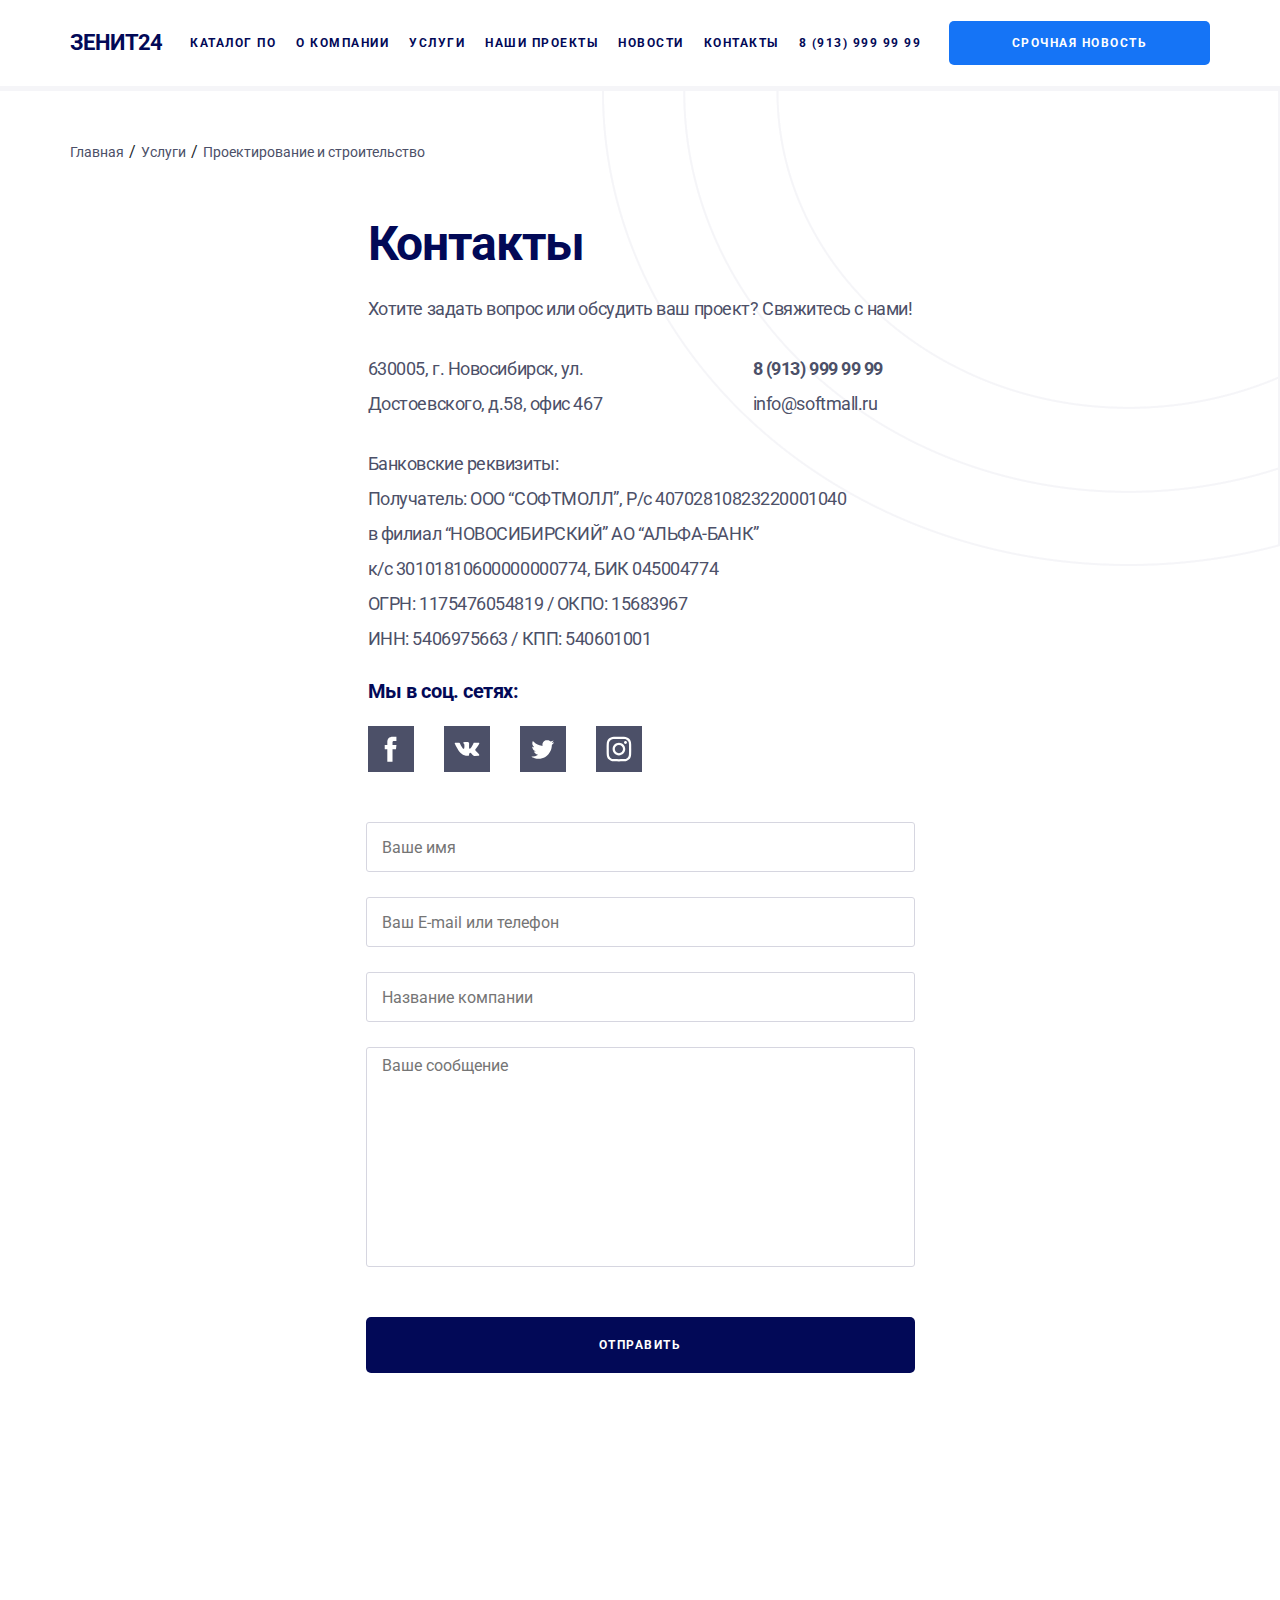
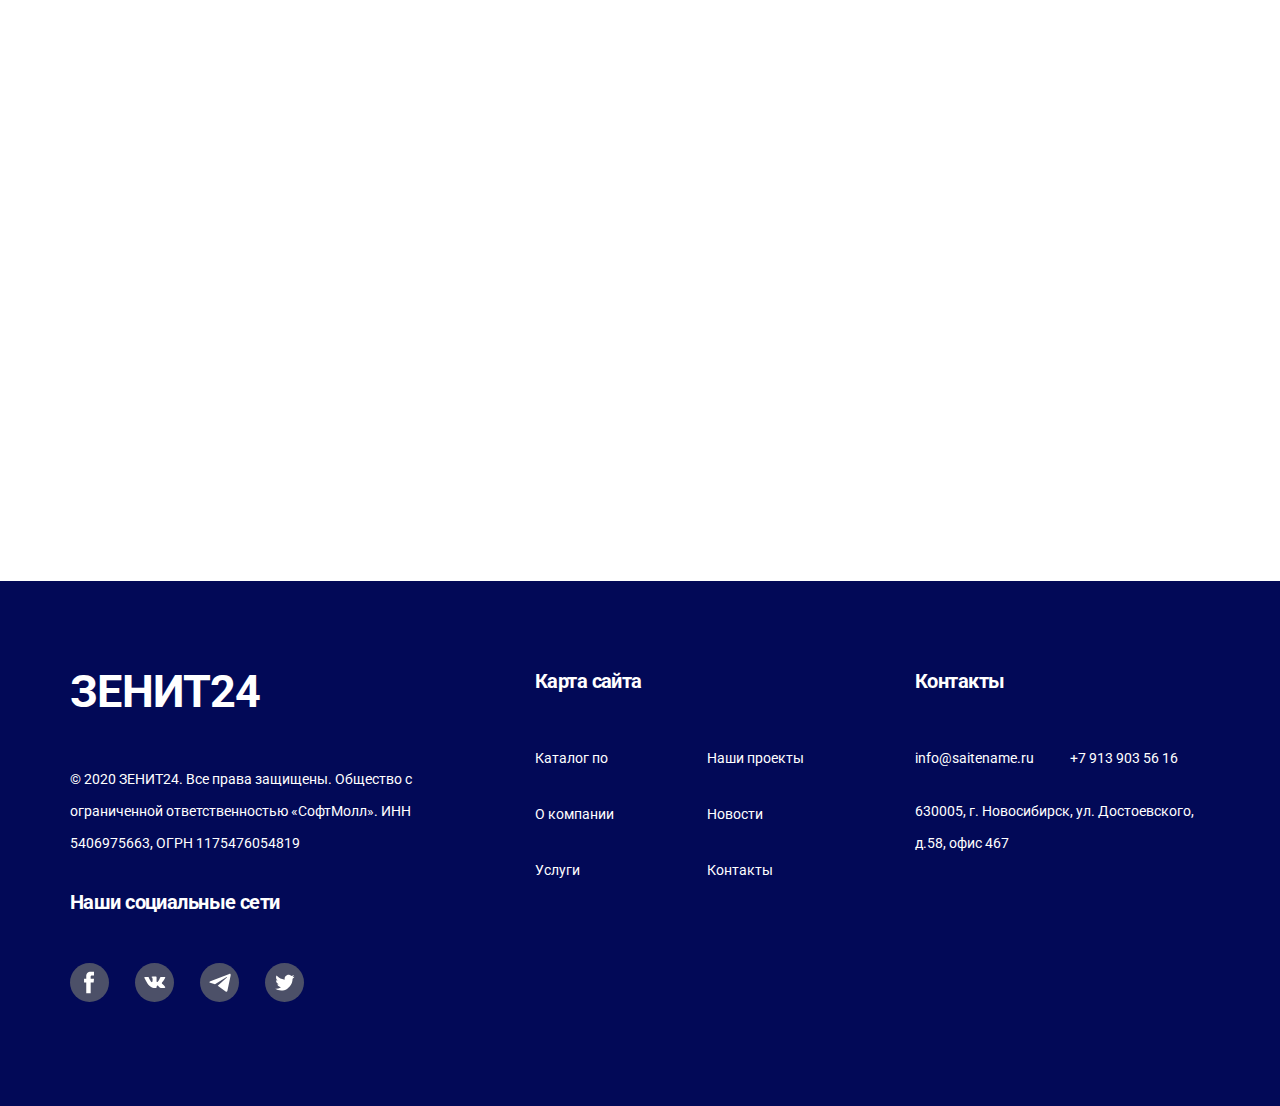
<file: contacts.html>
<!doctype html>
<html lang="ru">
<head>
    <title>ХАЧ</title>
    <meta charset="utf-8" />
    <meta http-equiv="X-UA-Compatible" content="IE=edge">
    <meta name="viewport" content="width=device-width, initial-scale=1, maximum-scale=1"/>
    <link rel="stylesheet" type="text/css" href="assets/app/css/slick-theme.css"/>
    <link rel="stylesheet" type="text/css" href="assets/app/css/slick.css"/>
    <link href="https://fonts.googleapis.com/css?family=Roboto:300,400,500,700&display=swap" rel="stylesheet">
    <link rel="stylesheet" href="assets/app/css/bootstrap.min.css">
    <!--<link rel="stylesheet" href="https://cdnjs.cloudflare.com/ajax/libs/tempusdominus-bootstrap-4/5.0.0-alpha14/css/tempusdominus-bootstrap-4.min.css" />-->
    <link rel="stylesheet" href="assets/app/css/main.css">
</head>
<body>

<header id="no-index">
    <div class="container">
        <div class="row">
            <a href="" class="header__logo">
                <p>Зенит24</p>
            </a>
            <div class="header__menu" id="">
                <nav class="navbar navbar-expand-lg navbar-light" id="menu">
                    <button class="navbar-toggler" type="button" data-toggle="collapse" data-target="#navbarToggler" aria-controls="navbarToggler" aria-expanded="false" aria-label="Toggle navigation">
                        <span class="navbar-toggler-icon"></span>
                    </button>
                    <div class="collapse navbar-collapse" id="navbarToggler">
                        <ul class="navbar-nav">
                            <li class="nav-item">
                                <a class="nav-link" href="#">Каталог ПО</a>
                            </li>
                            <li class="nav-item">
                                <a class="nav-link" href="#">О компании</a>
                            </li>
                            <li class="nav-item">
                                <a class="nav-link" href="#">Услуги</a>
                            </li>
                            <li class="nav-item">
                                <a class="nav-link" href="#">Наши проекты</a>
                            </li>
                            <li class="nav-item">
                                <a class="nav-link" href="#">Новости</a>
                            </li>
                            <li class="nav-item">
                                <a class="nav-link" href="#">Контакты</a>
                            </li>
                            <li class="nav-item">
                                <a class="nav-link" href="tel:89139999999">8 (913) 999 99 99</a>
                            </li>

                        </ul>
                    </div>
                </nav>
            </div>
            <div class="block__telephone">
                <a href="#">СРОЧНАЯ НОВОСТЬ</a>
            </div>
        </div>
        <!--<div class="row" style="display: none;">
            <div class="header__menu header__menu-mobile" id="header__menu__mobile">
                <nav class="navbar navbar-expand-lg navbar-light" id="menu__mobile">
                    <button class="navbar-toggler" type="button" data-toggle="collapse" data-target="#navbarToggler1" aria-controls="navbarToggler1" aria-expanded="false" aria-label="Toggle navigation">
                        <span class="navbar-toggler-icon"></span>
                    </button>
                    <div class="collapse navbar-collapse" id="navbarToggler1">
                        <ul class="navbar-nav">
                            <li class="nav-item">
                                <a class="nav-link" href="#">Главная</a>
                            </li>
                            <li class="nav-item">
                                <a class="nav-link" href="#">Услуги</a>
                            </li>
                            <li class="nav-item">
                                <a class="nav-link" href="#">Наши ценности</a>
                            </li>
                            <li class="nav-item">
                                <a class="nav-link" href="#">Команда</a>
                            </li>
                            <li class="nav-item">
                                <a class="nav-link" href="#">Контакты</a>
                            </li>
                        </ul>
                    </div>
                </nav>
            </div>
        </div>-->
    </div>
</header>

<section class="main-contacts">
    <div class="container">
        <div class="row map-inf">
            <p><span class="map__no-active"><a href="#">Главная</a></span><span class="map__no-active"><a href="#">Услуги</a></span><span class="map__active"><a href="#">Проектирование и строительство</a></span></p>
        </div>
        <div class="row contacts-content">
            <form action="">
                <input type="text" placeholder="Ваше имя">
                <input type="text" placeholder="Ваш E-mail или телефон">
                <input type="text" placeholder="Название компании">
                <textarea name="" placeholder="Ваше сообщение"></textarea>
                <button>Отправить</button>
            </form>
            <div class="contacts-inf">
                <h2>
                    Контакты
                </h2>
                <p class="question-p">
                    Хотите задать вопрос или обсудить ваш проект? Свяжитесь с нами!
                </p>
                <div class="block__main-inf">
                    <div class="left">
                        <p>
                            630005, г. Новосибирск, ул. Достоевского, д.58, офис 467
                        </p>
                    </div>
                    <div class="right">
                        <a href="#">8 (913) 999 99 99</a>
                        <a href="#">info@softmall.ru</a>
                    </div>
                </div>
                <p class="requisites-p">
                    Банковские реквизиты:<br>
                    Получатель: ООО “СОФТМОЛЛ”, Р/с 40702810823220001040<br>
                    в филиал “НОВОСИБИРСКИЙ” АО “АЛЬФА-БАНК”<br>
                    к/с 30101810600000000774, БИК 045004774<br>
                    ОГРН: 1175476054819 / ОКПО: 15683967<br>
                    ИНН: 5406975663 / КПП: 540601001
                </p>
                <div class="contacts-society">
                    <p>
                        Мы в соц. сетях:
                    </p>
                    <div class="block-a">
                        <a href="#"><img src="assets/app/img/facebook-1.svg" alt=""></a>
                        <a href="#"><img src="assets/app/img/vk-1.svg" alt=""></a>
                        <a href="#"><img src="assets/app/img/tw-1.svg" alt=""></a>
                        <a href="#"><img src="assets/app/img/inst-1.svg" alt=""></a>
                    </div>
                </div>
            </div>
        </div>
    </div>
</section>

<section class="main-map">
    <div class="container-fluid">
        <div class="row">
            <iframe src="https://yandex.ru/map-widget/v1/?um=constructor%3Ae71ca93222c2479c564aae625da14c989788a8adf337ebbb132c1400cdff3609&amp;source=constructor" width="100%" height="100%" frameborder="0"></iframe>
        </div>
    </div>
</section>

<footer>
    <div class="container">
        <div class="row">
            <div class="">
                <p id="logo__footer">ЗЕНИТ24</p>
                <p>
                    © 2020 ЗЕНИТ24. Все права защищены. Общество с ограниченной ответственностью «СофтМолл». ИНН 5406975663, ОГРН 1175476054819
                </p>
            </div>
            <div class="">
                <p>
                    Карта сайта
                </p>
                <div class="map__site">
                    <div class="left__block">
                        <a href="#">Каталог по</a>
                        <a href="#">О компании</a>
                        <a href="#">Услуги</a>
                    </div>
                    <div class="right__block">
                        <a href="#">Наши проекты</a>
                        <a href="#">Новости</a>
                        <a href="#">Контакты</a>
                    </div>
                </div>
            </div>
            <div class="">
                <p>
                    Контакты
                </p>
                <div class="contacts">
                    <a href="mailto:info@saitename.ru">info@saitename.ru</a><a href="tel:+7 913 903 56 16">+7 913 903 56 16</a>
                    <p>
                        630005, г. Новосибирск, ул. Достоевского, д.58, офис 467
                    </p>
                </div>
            </div>
            <div class="">
                <p>
                    Наши социальные сети
                </p>
                <div class="social">
                    <a href="#"><img src="assets/app/img/contacts-facebook.svg" alt=""></a>
                    <a href="#"><img src="assets/app/img/contacts-vk.svg" alt=""></a>
                    <a href="#"><img src="assets/app/img/contacts-tg.svg" alt=""></a>
                    <a href="#"><img src="assets/app/img/contacts-tw.svg" alt=""></a>
                </div>
            </div>
        </div>
    </div>
</footer>

<script src="assets/app/js/jquery-3.2.1.min.js"></script>
<!--<script src="https://cdnjs.cloudflare.com/ajax/libs/popper.js/1.12.3/umd/popper.min.js" integrity="sha384-vFJXuSJphROIrBnz7yo7oB41mKfc8JzQZiCq4NCceLEaO4IHwicKwpJf9c9IpFgh" crossorigin="anonymous"></script>-->
<script src="assets/app/js/bootstrap.min.js"></script>
<script type="text/javascript" src="assets/app/js/slick.min.js"></script>
<script src="assets/app/js/main.js"></script>

</body>
</html>
</file>
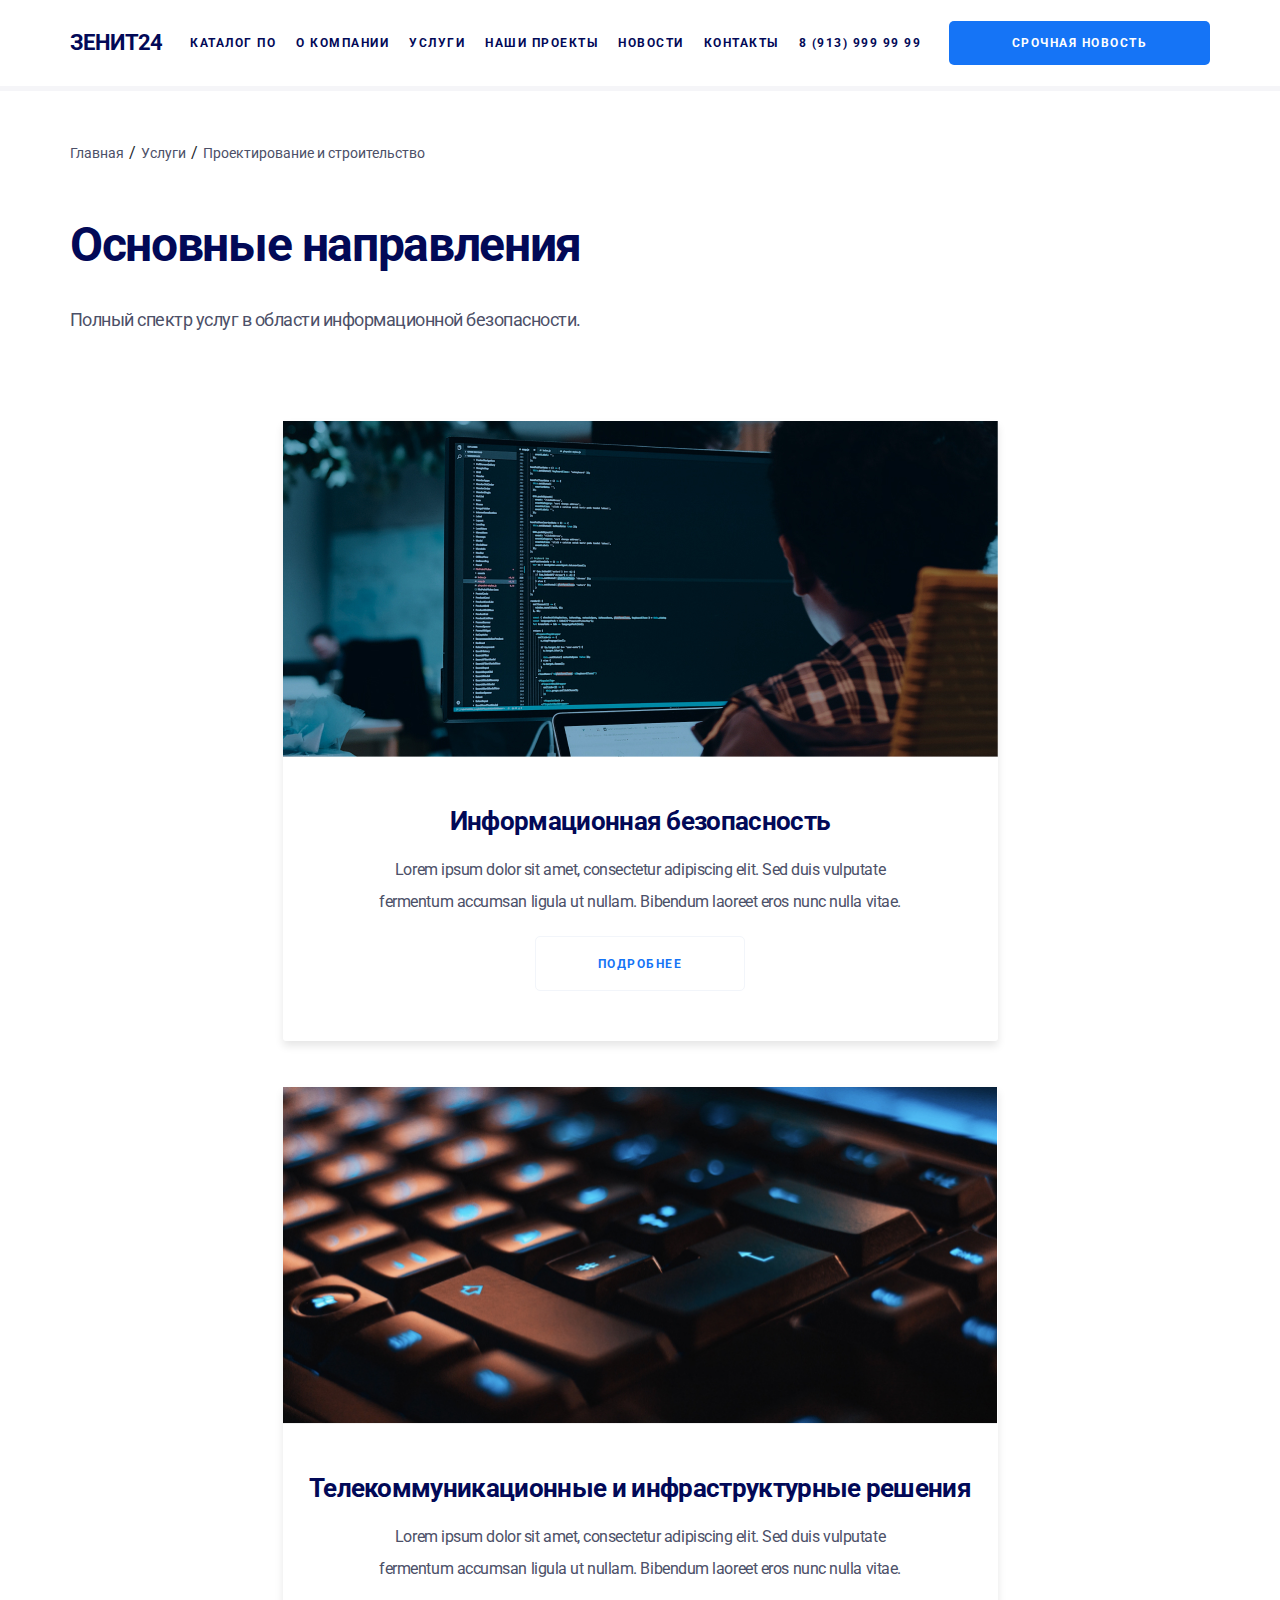
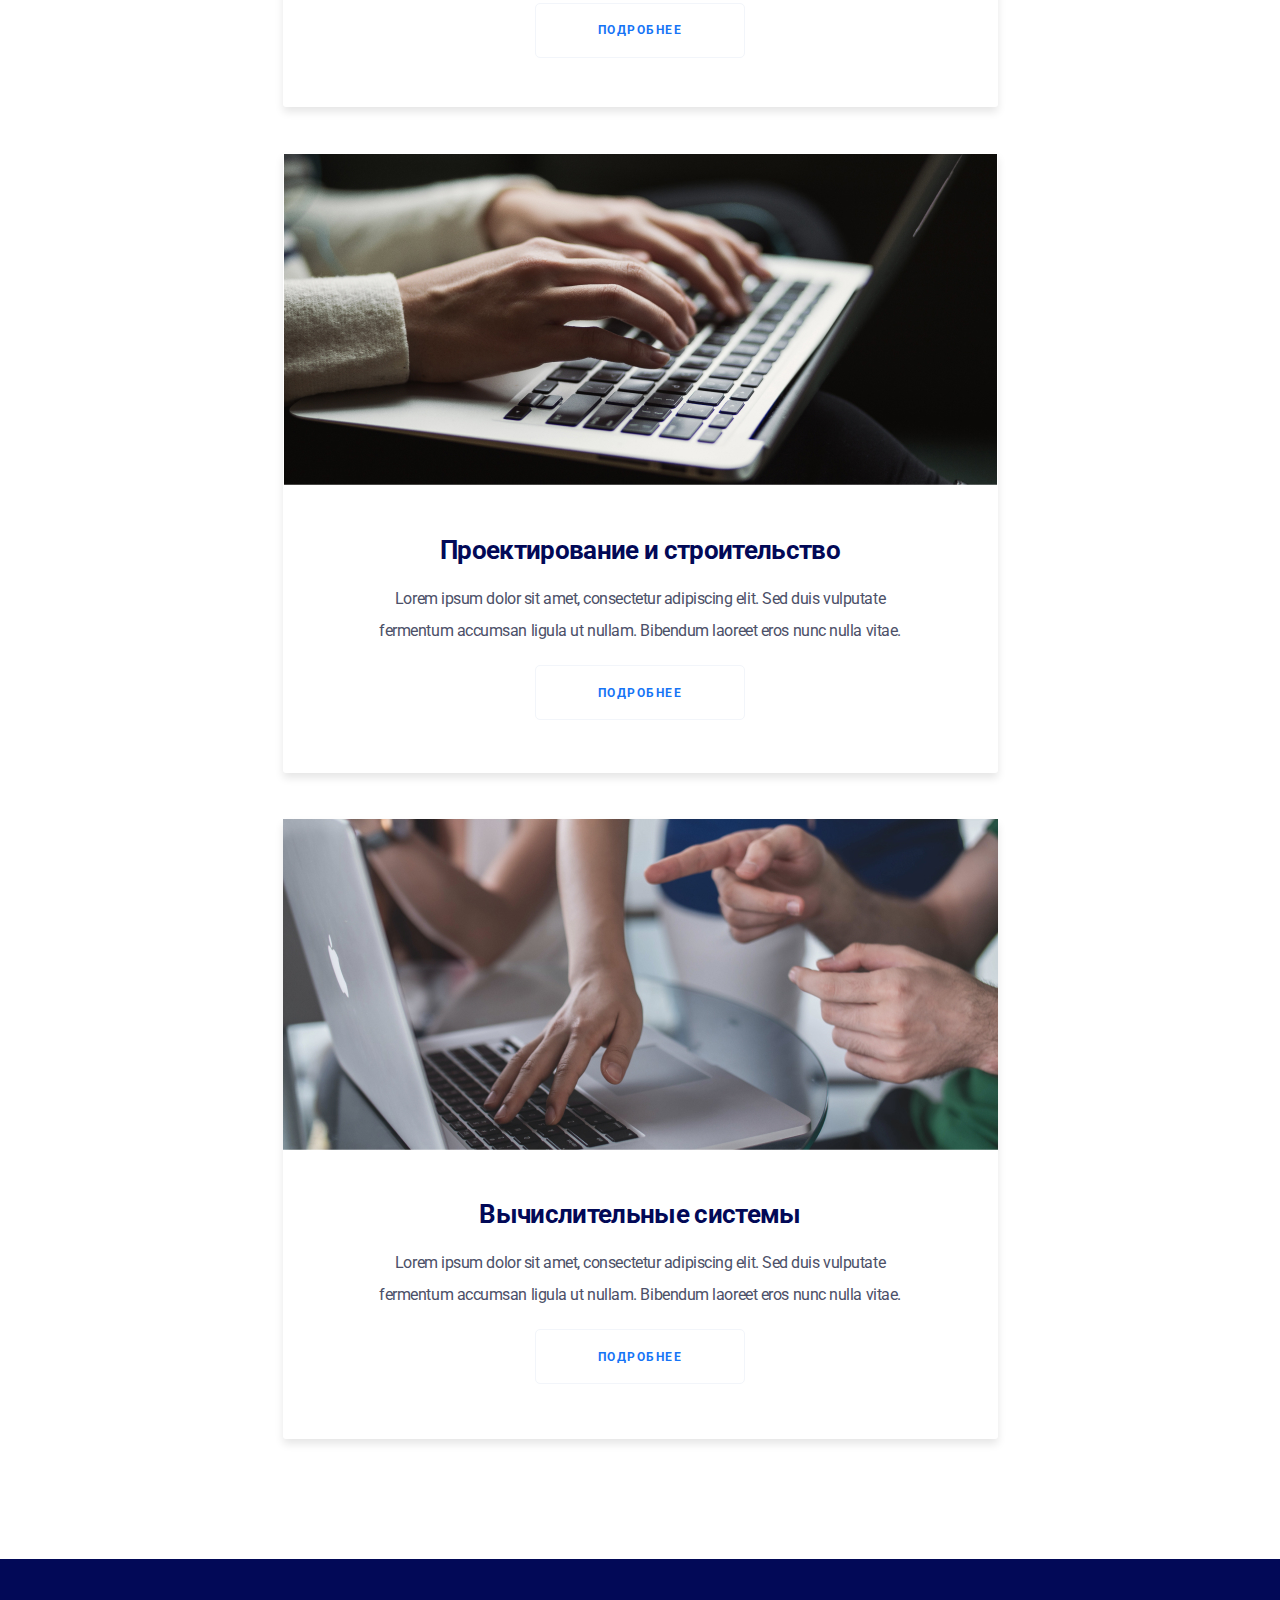
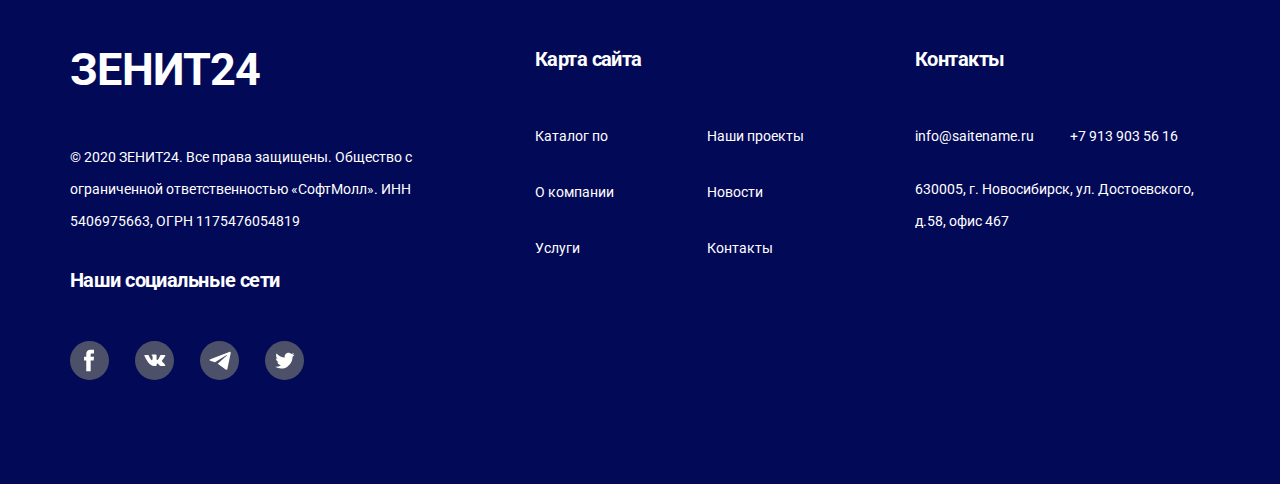
<file: directions.html>
<!doctype html>
<html lang="ru">
<head>
    <title>ХАЧ</title>
    <meta charset="utf-8" />
    <meta http-equiv="X-UA-Compatible" content="IE=edge">
    <meta name="viewport" content="width=device-width, initial-scale=1, maximum-scale=1"/>
    <link rel="stylesheet" type="text/css" href="assets/app/css/slick-theme.css"/>
    <link rel="stylesheet" type="text/css" href="assets/app/css/slick.css"/>
    <link href="https://fonts.googleapis.com/css?family=Roboto:300,400,500,700&display=swap" rel="stylesheet">
    <link rel="stylesheet" href="assets/app/css/bootstrap.min.css">
    <!--<link rel="stylesheet" href="https://cdnjs.cloudflare.com/ajax/libs/tempusdominus-bootstrap-4/5.0.0-alpha14/css/tempusdominus-bootstrap-4.min.css" />-->
    <link rel="stylesheet" href="assets/app/css/main.css">
</head>
<body>

<header id="no-index">
    <div class="container">
        <div class="row">
            <a href="" class="header__logo">
                <p>Зенит24</p>
            </a>
            <div class="header__menu" id="">
                <nav class="navbar navbar-expand-lg navbar-light" id="menu">
                    <button class="navbar-toggler" type="button" data-toggle="collapse" data-target="#navbarToggler" aria-controls="navbarToggler" aria-expanded="false" aria-label="Toggle navigation">
                        <span class="navbar-toggler-icon"></span>
                    </button>
                    <div class="collapse navbar-collapse" id="navbarToggler">
                        <ul class="navbar-nav">
                            <li class="nav-item">
                                <a class="nav-link" href="#">Каталог ПО</a>
                            </li>
                            <li class="nav-item">
                                <a class="nav-link" href="#">О компании</a>
                            </li>
                            <li class="nav-item">
                                <a class="nav-link" href="#">Услуги</a>
                            </li>
                            <li class="nav-item">
                                <a class="nav-link" href="#">Наши проекты</a>
                            </li>
                            <li class="nav-item">
                                <a class="nav-link" href="#">Новости</a>
                            </li>
                            <li class="nav-item">
                                <a class="nav-link" href="#">Контакты</a>
                            </li>
                            <li class="nav-item">
                                <a class="nav-link" href="tel:89139999999">8 (913) 999 99 99</a>
                            </li>

                        </ul>
                    </div>
                </nav>
            </div>
            <div class="block__telephone">
                <a href="#">СРОЧНАЯ НОВОСТЬ</a>
            </div>
        </div>
        <!--<div class="row" style="display: none;">
            <div class="header__menu header__menu-mobile" id="header__menu__mobile">
                <nav class="navbar navbar-expand-lg navbar-light" id="menu__mobile">
                    <button class="navbar-toggler" type="button" data-toggle="collapse" data-target="#navbarToggler1" aria-controls="navbarToggler1" aria-expanded="false" aria-label="Toggle navigation">
                        <span class="navbar-toggler-icon"></span>
                    </button>
                    <div class="collapse navbar-collapse" id="navbarToggler1">
                        <ul class="navbar-nav">
                            <li class="nav-item">
                                <a class="nav-link" href="#">Главная</a>
                            </li>
                            <li class="nav-item">
                                <a class="nav-link" href="#">Услуги</a>
                            </li>
                            <li class="nav-item">
                                <a class="nav-link" href="#">Наши ценности</a>
                            </li>
                            <li class="nav-item">
                                <a class="nav-link" href="#">Команда</a>
                            </li>
                            <li class="nav-item">
                                <a class="nav-link" href="#">Контакты</a>
                            </li>
                        </ul>
                    </div>
                </nav>
            </div>
        </div>-->
    </div>
</header>

<section class="main-directions">
    <div class="container">
        <div class="row map-inf">
            <p><span class="map__no-active"><a href="#">Главная</a></span><span class="map__no-active"><a href="#">Услуги</a></span><span class="map__active"><a href="#">Проектирование и строительство</a></span></p>
        </div>
        <div class="row main-headings">
            <h2>
                Основные направления
            </h2>
            <p class="text__after-h2">
                Полный спектр услуг в области информационной безопасности.
            </p>
        </div>
        <div class="row main-directions-content">
            <div class="block">
                <img src="assets/app/img/1-img-main-directions.jpg" alt="">
                <div class="block__text">
                    <h3>
                        Информационная безопасность
                    </h3>
                    <p>
                        Lorem ipsum dolor sit amet, consectetur adipiscing elit. Sed duis vulputate fermentum accumsan ligula ut nullam. Bibendum laoreet eros nunc nulla vitae.
                    </p>
                    <a href="">подробнее</a>
                </div>
            </div>
            <div class="block">
                <img src="assets/app/img/2-img-main-directions.jpg" alt="">
                <div class="block__text">
                    <h3>
                        Телекоммуникационные и инфраструктурные решения
                    </h3>
                    <p>
                        Lorem ipsum dolor sit amet, consectetur adipiscing elit. Sed duis vulputate fermentum accumsan ligula ut nullam. Bibendum laoreet eros nunc nulla vitae.
                    </p>
                    <a href="">подробнее</a>
                </div>
            </div>
            <div class="block">
                <img src="assets/app/img/3-img-main-directions.jpg" alt="">
                <div class="block__text">
                    <h3>
                        Проектирование и строительство
                    </h3>
                    <p>
                        Lorem ipsum dolor sit amet, consectetur adipiscing elit. Sed duis vulputate fermentum accumsan ligula ut nullam. Bibendum laoreet eros nunc nulla vitae.
                    </p>
                    <a href="">подробнее</a>
                </div>
            </div>
            <div class="block">
                <img src="assets/app/img/4-img-main-directions.jpg" alt="">
                <div class="block__text">
                    <h3>
                        Вычислительные системы
                    </h3>
                    <p>
                        Lorem ipsum dolor sit amet, consectetur adipiscing elit. Sed duis vulputate fermentum accumsan ligula ut nullam. Bibendum laoreet eros nunc nulla vitae.
                    </p>
                    <a href="">подробнее</a>
                </div>
            </div>
        </div>
    </div>
</section>

<footer>
    <div class="container">
        <div class="row">
            <div class="">
                <p id="logo__footer">ЗЕНИТ24</p>
                <p>
                    © 2020 ЗЕНИТ24. Все права защищены. Общество с ограниченной ответственностью «СофтМолл». ИНН 5406975663, ОГРН 1175476054819
                </p>
            </div>
            <div class="">
                <p>
                    Карта сайта
                </p>
                <div class="map__site">
                    <div class="left__block">
                        <a href="#">Каталог по</a>
                        <a href="#">О компании</a>
                        <a href="#">Услуги</a>
                    </div>
                    <div class="right__block">
                        <a href="#">Наши проекты</a>
                        <a href="#">Новости</a>
                        <a href="#">Контакты</a>
                    </div>
                </div>
            </div>
            <div class="">
                <p>
                    Контакты
                </p>
                <div class="contacts">
                    <a href="mailto:info@saitename.ru">info@saitename.ru</a><a href="tel:+7 913 903 56 16">+7 913 903 56 16</a>
                    <p>
                        630005, г. Новосибирск, ул. Достоевского, д.58, офис 467
                    </p>
                </div>
            </div>
            <div class="">
                <p>
                    Наши социальные сети
                </p>
                <div class="social">
                    <a href="#"><img src="assets/app/img/contacts-facebook.svg" alt=""></a>
                    <a href="#"><img src="assets/app/img/contacts-vk.svg" alt=""></a>
                    <a href="#"><img src="assets/app/img/contacts-tg.svg" alt=""></a>
                    <a href="#"><img src="assets/app/img/contacts-tw.svg" alt=""></a>
                </div>
            </div>
        </div>
    </div>
</footer>

<script src="assets/app/js/jquery-3.2.1.min.js"></script>
<!--<script src="https://cdnjs.cloudflare.com/ajax/libs/popper.js/1.12.3/umd/popper.min.js" integrity="sha384-vFJXuSJphROIrBnz7yo7oB41mKfc8JzQZiCq4NCceLEaO4IHwicKwpJf9c9IpFgh" crossorigin="anonymous"></script>-->
<script src="assets/app/js/bootstrap.min.js"></script>
<script type="text/javascript" src="assets/app/js/slick.min.js"></script>
<script src="assets/app/js/main.js"></script>

<script>
    $(document).ready(function(){
        $('.index-slider').slick({
            dots: true,
            arrows: false,
            infinite: true,
            speed: 300,
            slidesToShow: 4,
            slidesToScroll: 4
        });
    });
</script>

<script>
    $(document).ready(function(){
        $('.projects-slider').slick({
            dots: false,
            slidesToShow: 1,
            slidesToScroll: 1,
            infinite: false,
            prevArrow: ('.prev'),
            nextArrow: ('.next'),
        });
    });
</script>

</body>
</html>
</file>
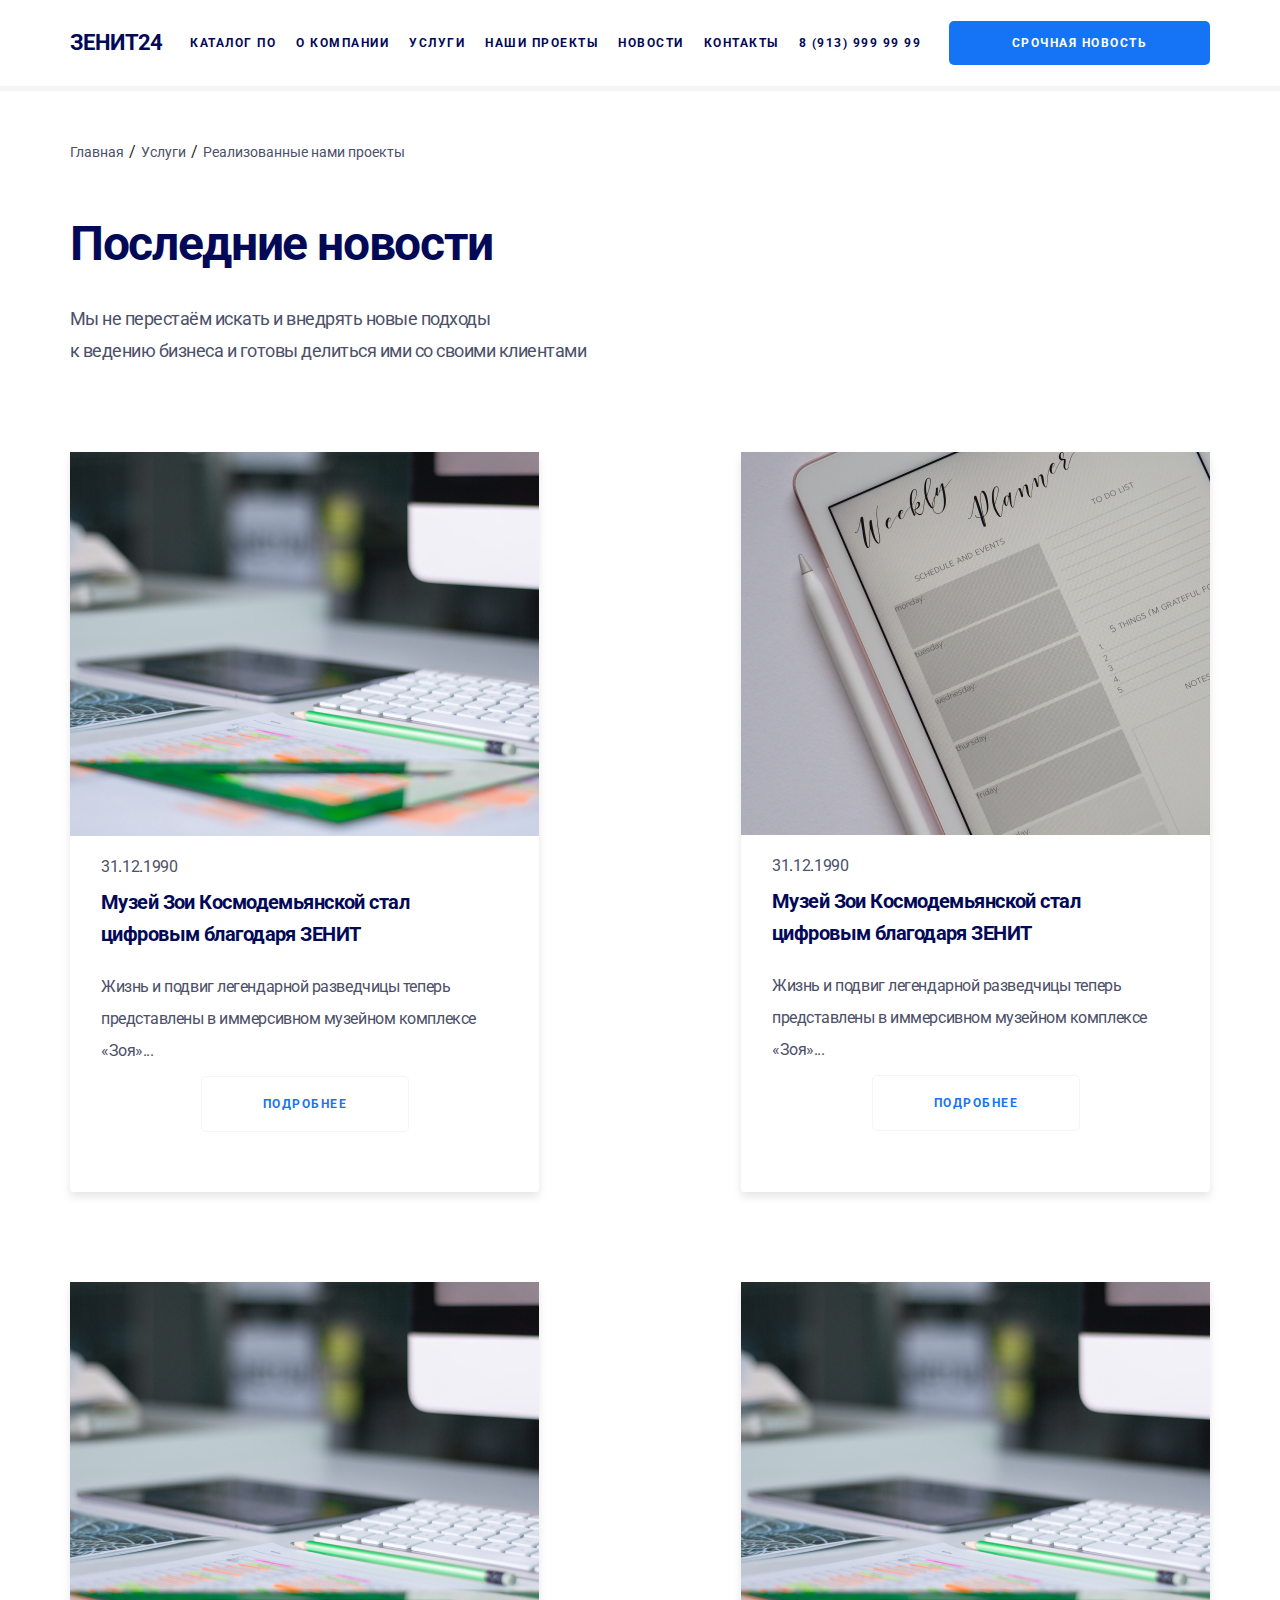
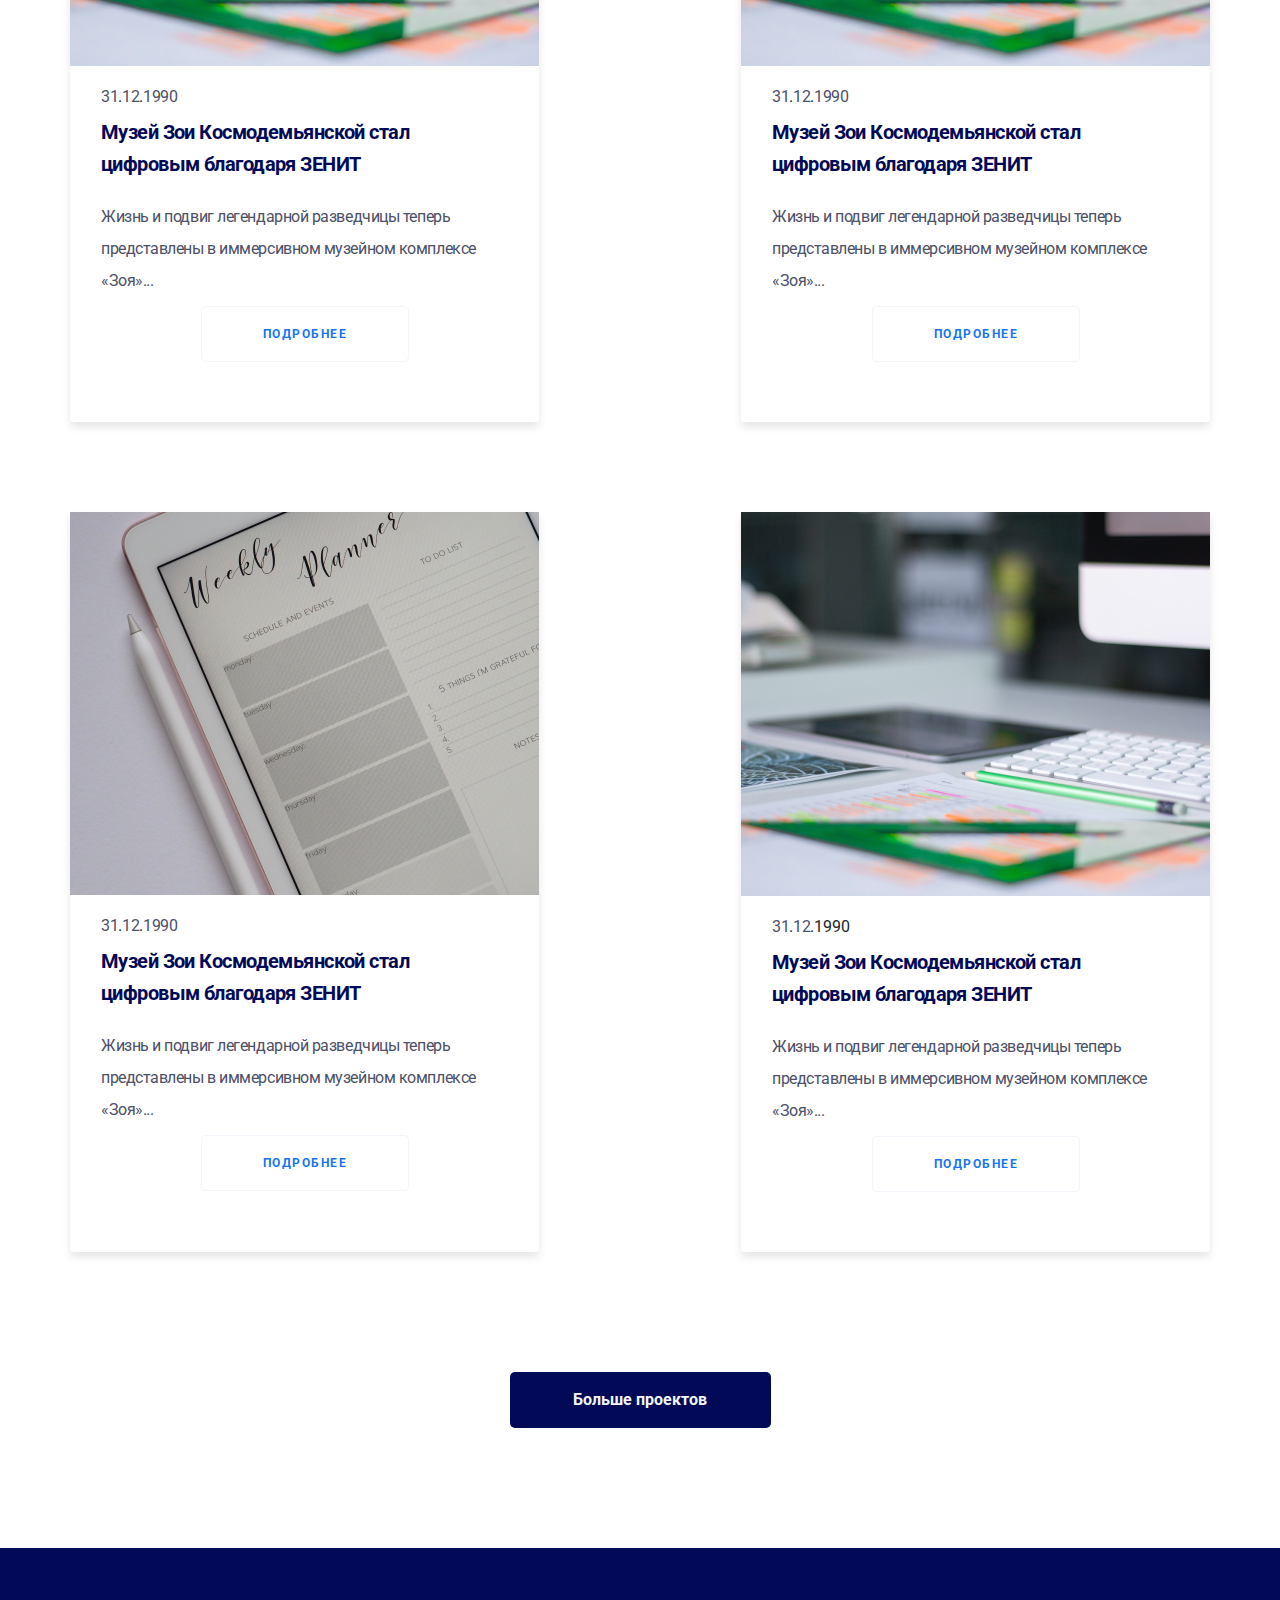
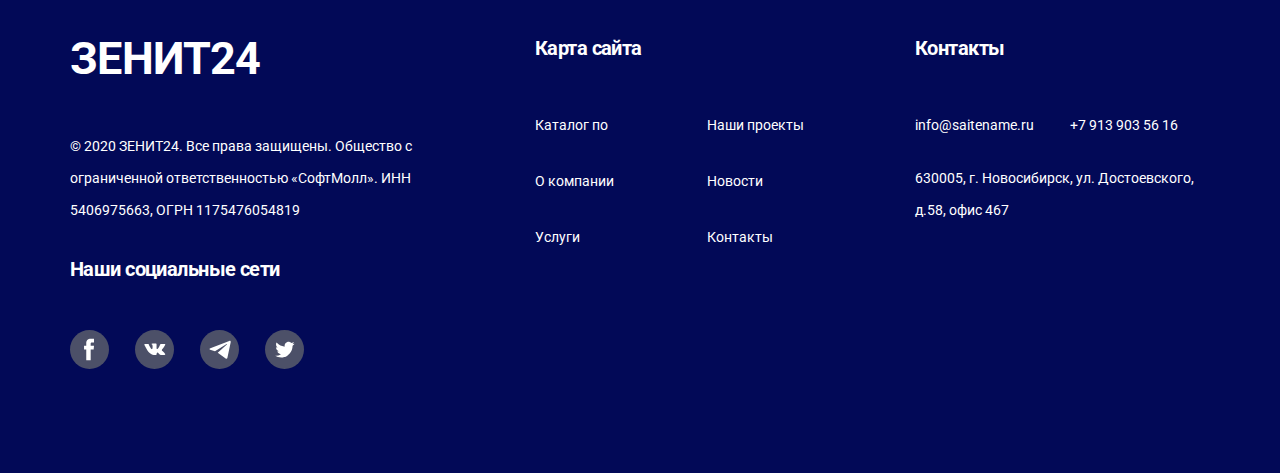
<file: main-news.html>
<!doctype html>
<html lang="ru">
<head>
    <title>ХАЧ</title>
    <meta charset="utf-8" />
    <meta http-equiv="X-UA-Compatible" content="IE=edge">
    <meta name="viewport" content="width=device-width, initial-scale=1, maximum-scale=1"/>
    <link rel="stylesheet" type="text/css" href="assets/app/css/slick-theme.css"/>
    <link rel="stylesheet" type="text/css" href="assets/app/css/slick.css"/>
    <link href="https://fonts.googleapis.com/css?family=Roboto:300,400,500,700&display=swap" rel="stylesheet">
    <link rel="stylesheet" href="assets/app/css/bootstrap.min.css">
    <!--<link rel="stylesheet" href="https://cdnjs.cloudflare.com/ajax/libs/tempusdominus-bootstrap-4/5.0.0-alpha14/css/tempusdominus-bootstrap-4.min.css" />-->
    <link rel="stylesheet" href="assets/app/css/main.css">
</head>
<body>

<header id="no-index">
    <div class="container">
        <div class="row">
            <a href="" class="header__logo">
                <p>Зенит24</p>
            </a>
            <div class="header__menu" id="">
                <nav class="navbar navbar-expand-lg navbar-light" id="menu">
                    <button class="navbar-toggler" type="button" data-toggle="collapse" data-target="#navbarToggler" aria-controls="navbarToggler" aria-expanded="false" aria-label="Toggle navigation">
                        <span class="navbar-toggler-icon"></span>
                    </button>
                    <div class="collapse navbar-collapse" id="navbarToggler">
                        <ul class="navbar-nav">
                            <li class="nav-item">
                                <a class="nav-link" href="#">Каталог ПО</a>
                            </li>
                            <li class="nav-item">
                                <a class="nav-link" href="#">О компании</a>
                            </li>
                            <li class="nav-item">
                                <a class="nav-link" href="#">Услуги</a>
                            </li>
                            <li class="nav-item">
                                <a class="nav-link" href="#">Наши проекты</a>
                            </li>
                            <li class="nav-item">
                                <a class="nav-link" href="#">Новости</a>
                            </li>
                            <li class="nav-item">
                                <a class="nav-link" href="#">Контакты</a>
                            </li>
                            <li class="nav-item">
                                <a class="nav-link" href="tel:89139999999">8 (913) 999 99 99</a>
                            </li>

                        </ul>
                    </div>
                </nav>
            </div>
            <div class="block__telephone">
                <a href="#">СРОЧНАЯ НОВОСТЬ</a>
            </div>
        </div>
        <!--<div class="row" style="display: none;">
            <div class="header__menu header__menu-mobile" id="header__menu__mobile">
                <nav class="navbar navbar-expand-lg navbar-light" id="menu__mobile">
                    <button class="navbar-toggler" type="button" data-toggle="collapse" data-target="#navbarToggler1" aria-controls="navbarToggler1" aria-expanded="false" aria-label="Toggle navigation">
                        <span class="navbar-toggler-icon"></span>
                    </button>
                    <div class="collapse navbar-collapse" id="navbarToggler1">
                        <ul class="navbar-nav">
                            <li class="nav-item">
                                <a class="nav-link" href="#">Главная</a>
                            </li>
                            <li class="nav-item">
                                <a class="nav-link" href="#">Услуги</a>
                            </li>
                            <li class="nav-item">
                                <a class="nav-link" href="#">Наши ценности</a>
                            </li>
                            <li class="nav-item">
                                <a class="nav-link" href="#">Команда</a>
                            </li>
                            <li class="nav-item">
                                <a class="nav-link" href="#">Контакты</a>
                            </li>
                        </ul>
                    </div>
                </nav>
            </div>
        </div>-->
    </div>
</header>

<section class="main-projects">
    <div class="container">
        <div class="row map-inf">
            <p><span class="map__no-active"><a href="#">Главная</a></span><span class="map__no-active"><a href="#">Услуги</a></span><span class="map__active"><a href="#">Реализованные нами проекты</a></span></p>
        </div>
        <div class="row main-headings">
            <h2>
                Последние новости
            </h2>
            <p class="text__after-h2">
                Мы не перестаём искать и внедрять новые подходы<br>к ведению бизнеса и готовы делиться ими со своими клиентами</p>
        </div>
        <div class="row main-news-content">
            <div class="block">
                <img src="assets/app/img/1-news.jpg" alt="">
                <div class="text__block">
                    <div class="date__block">
                        <span class="day">31</span>.<span class="month">12</span>.<span class="year">1990</span>
                    </div>
                    <h3>
                        Музей Зои Космодемьянской стал цифровым благодаря ЗЕНИТ
                    </h3>
                    <p class="main-p">
                        Жизнь и подвиг легендарной разведчицы теперь представлены в иммерсивном музейном комплексе «Зоя»...
                    </p>
                    <div class="block-a">
                        <a href="#">
                            Подробнее
                        </a>
                    </div>
                </div>
            </div>
            <div class="block">
                <img src="assets/app/img/2-news.jpg" alt="">
                <div class="text__block">
                    <div class="date__block">
                        <span class="day">31</span>.<span class="month">12</span>.<span class="year">1990</span>
                    </div>
                    <h3>
                        Музей Зои Космодемьянской стал цифровым благодаря ЗЕНИТ
                    </h3>
                    <p class="main-p">
                        Жизнь и подвиг легендарной разведчицы теперь представлены в иммерсивном музейном комплексе «Зоя»...
                    </p>
                    <div class="block-a">
                        <a href="#">
                            Подробнее
                        </a>
                    </div>
                </div>
            </div>
            <div class="block">
                <img src="assets/app/img/1-news.jpg" alt="">
                <div class="text__block">
                    <div class="date__block">
                        <span class="day">31</span>.<span class="month">12</span>.<span class="year">1990</span>
                    </div>
                    <h3>
                        Музей Зои Космодемьянской стал цифровым благодаря ЗЕНИТ
                    </h3>
                    <p class="main-p">
                        Жизнь и подвиг легендарной разведчицы теперь представлены в иммерсивном музейном комплексе «Зоя»...
                    </p>
                    <div class="block-a">
                        <a href="#">
                            Подробнее
                        </a>
                    </div>
                </div>
            </div>
            <div class="block">
                <img src="assets/app/img/1-news.jpg" alt="">
                <div class="text__block">
                    <div class="date__block">
                        <span class="day">31</span>.<span class="month">12</span>.<span class="year">1990</span>
                    </div>
                    <h3>
                        Музей Зои Космодемьянской стал цифровым благодаря ЗЕНИТ
                    </h3>
                    <p class="main-p">
                        Жизнь и подвиг легендарной разведчицы теперь представлены в иммерсивном музейном комплексе «Зоя»...
                    </p>
                    <div class="block-a">
                        <a href="#">
                            Подробнее
                        </a>
                    </div>
                </div>
            </div>
            <div class="block">
                <img src="assets/app/img/2-news.jpg" alt="">
                <div class="text__block">
                    <div class="date__block">
                        <span class="day">31</span>.<span class="month">12</span>.<span class="year">1990</span>
                    </div>
                    <h3>
                        Музей Зои Космодемьянской стал цифровым благодаря ЗЕНИТ
                    </h3>
                    <p class="main-p">
                        Жизнь и подвиг легендарной разведчицы теперь представлены в иммерсивном музейном комплексе «Зоя»...
                    </p>
                    <div class="block-a">
                        <a href="#">
                            Подробнее
                        </a>
                    </div>
                </div>
            </div>
            <div class="block">
                <img src="assets/app/img/1-news.jpg" alt="">
                <div class="text__block">
                    <div class="date__block">
                        <span class="day">31</span>.<span class="month">12</span>.<span class="year"></span>1990
                    </div>
                    <h3>
                        Музей Зои Космодемьянской стал цифровым благодаря ЗЕНИТ
                    </h3>
                    <p class="main-p">
                        Жизнь и подвиг легендарной разведчицы теперь представлены в иммерсивном музейном комплексе «Зоя»...
                    </p>
                    <div class="block-a">
                        <a href="#">
                            Подробнее
                        </a>
                    </div>
                </div>
            </div>
        </div>
        <div class="row justify-content-center">
            <a class="more__projects" href="#">Больше проектов</a>
        </div>
</section>

<footer>
    <div class="container">
        <div class="row">
            <div class="">
                <p id="logo__footer">ЗЕНИТ24</p>
                <p>
                    © 2020 ЗЕНИТ24. Все права защищены. Общество с ограниченной ответственностью «СофтМолл». ИНН 5406975663, ОГРН 1175476054819
                </p>
            </div>
            <div class="">
                <p>
                    Карта сайта
                </p>
                <div class="map__site">
                    <div class="left__block">
                        <a href="#">Каталог по</a>
                        <a href="#">О компании</a>
                        <a href="#">Услуги</a>
                    </div>
                    <div class="right__block">
                        <a href="#">Наши проекты</a>
                        <a href="#">Новости</a>
                        <a href="#">Контакты</a>
                    </div>
                </div>
            </div>
            <div class="">
                <p>
                    Контакты
                </p>
                <div class="contacts">
                    <a href="mailto:info@saitename.ru">info@saitename.ru</a><a href="tel:+7 913 903 56 16">+7 913 903 56 16</a>
                    <p>
                        630005, г. Новосибирск, ул. Достоевского, д.58, офис 467
                    </p>
                </div>
            </div>
            <div class="">
                <p>
                    Наши социальные сети
                </p>
                <div class="social">
                    <a href="#"><img src="assets/app/img/contacts-facebook.svg" alt=""></a>
                    <a href="#"><img src="assets/app/img/contacts-vk.svg" alt=""></a>
                    <a href="#"><img src="assets/app/img/contacts-tg.svg" alt=""></a>
                    <a href="#"><img src="assets/app/img/contacts-tw.svg" alt=""></a>
                </div>
            </div>
        </div>
    </div>
</footer>

<script src="assets/app/js/jquery-3.2.1.min.js"></script>
<!--<script src="https://cdnjs.cloudflare.com/ajax/libs/popper.js/1.12.3/umd/popper.min.js" integrity="sha384-vFJXuSJphROIrBnz7yo7oB41mKfc8JzQZiCq4NCceLEaO4IHwicKwpJf9c9IpFgh" crossorigin="anonymous"></script>-->
<script src="assets/app/js/bootstrap.min.js"></script>
<script type="text/javascript" src="assets/app/js/slick.min.js"></script>
<script src="assets/app/js/main.js"></script>

<script>
    $(document).ready(function(){
        $('.index-slider').slick({
            dots: true,
            arrows: false,
            infinite: true,
            speed: 300,
            slidesToShow: 4,
            slidesToScroll: 4
        });
    });
</script>

<script>
    $(document).ready(function(){
        $('.projects-slider').slick({
            dots: false,
            slidesToShow: 1,
            slidesToScroll: 1,
            infinite: false,
            prevArrow: ('.prev'),
            nextArrow: ('.next'),
        });
    });
</script>

</body>
</html>
</file>
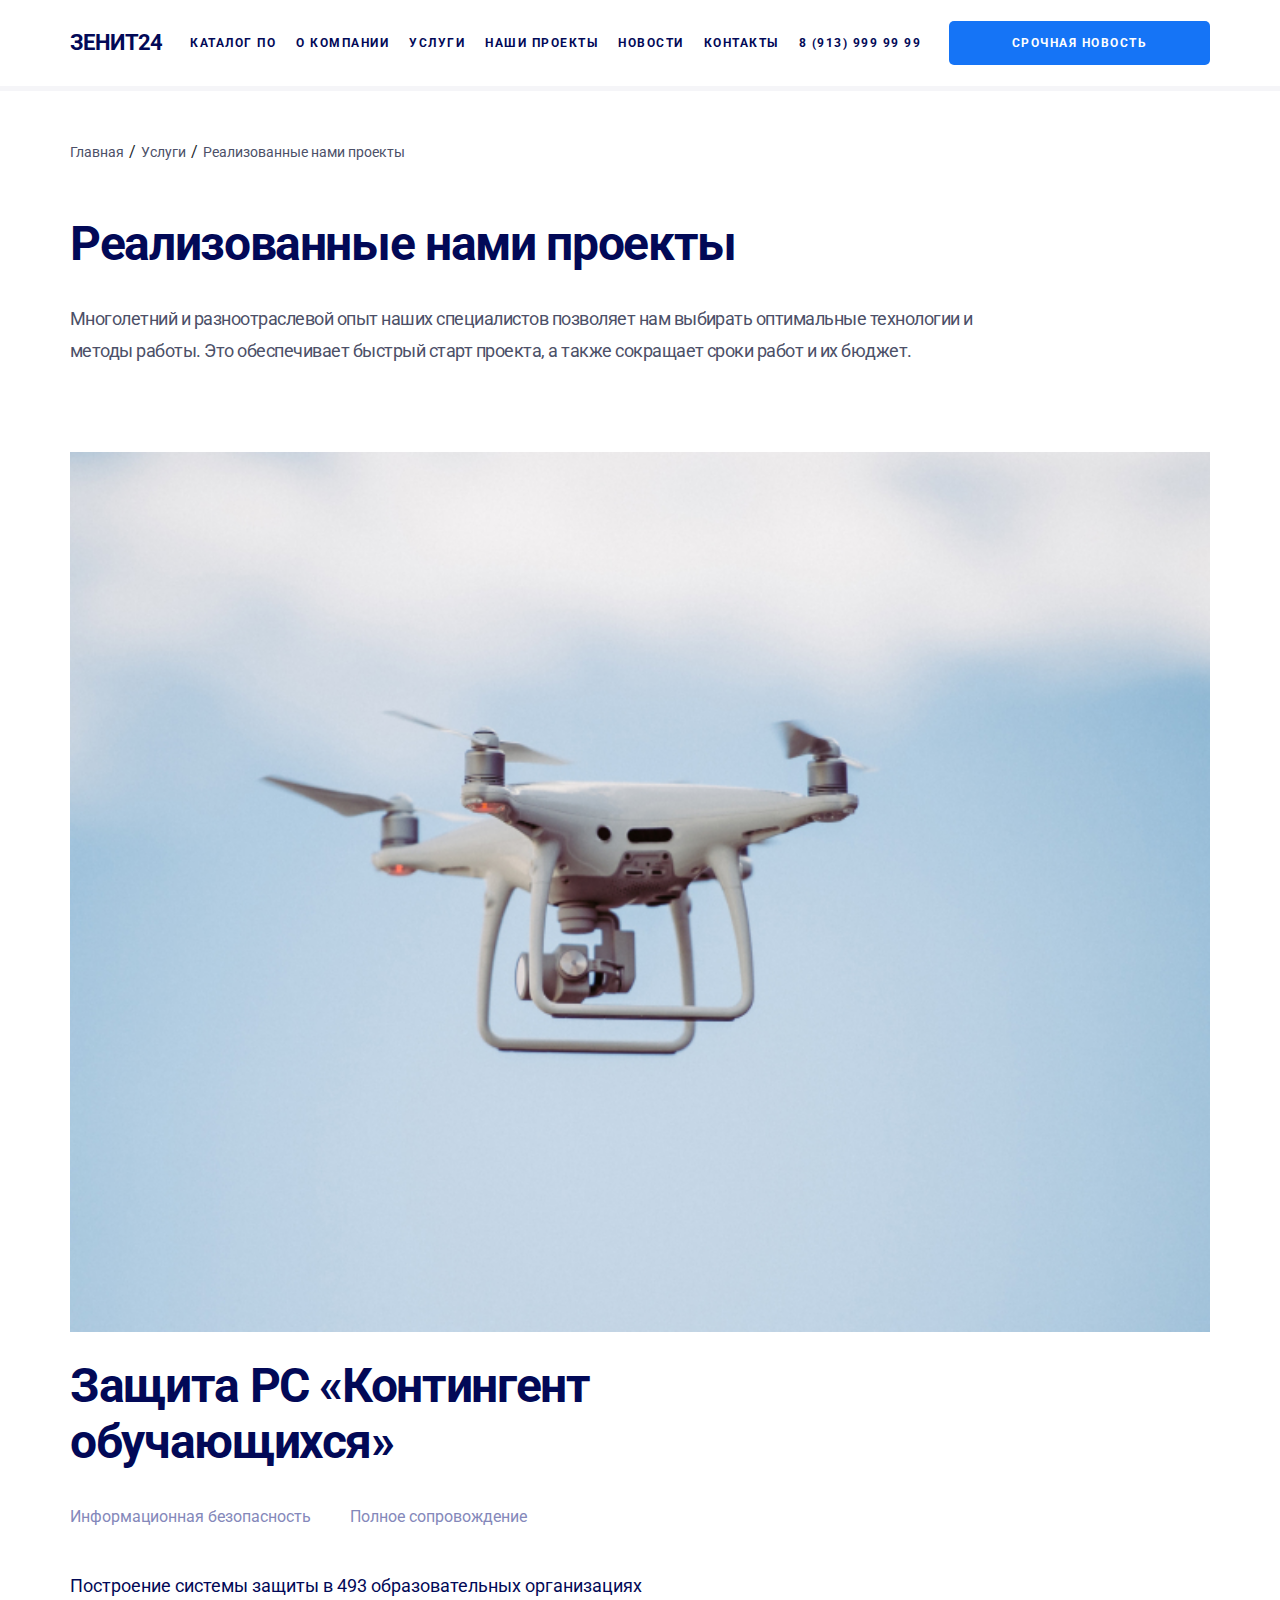
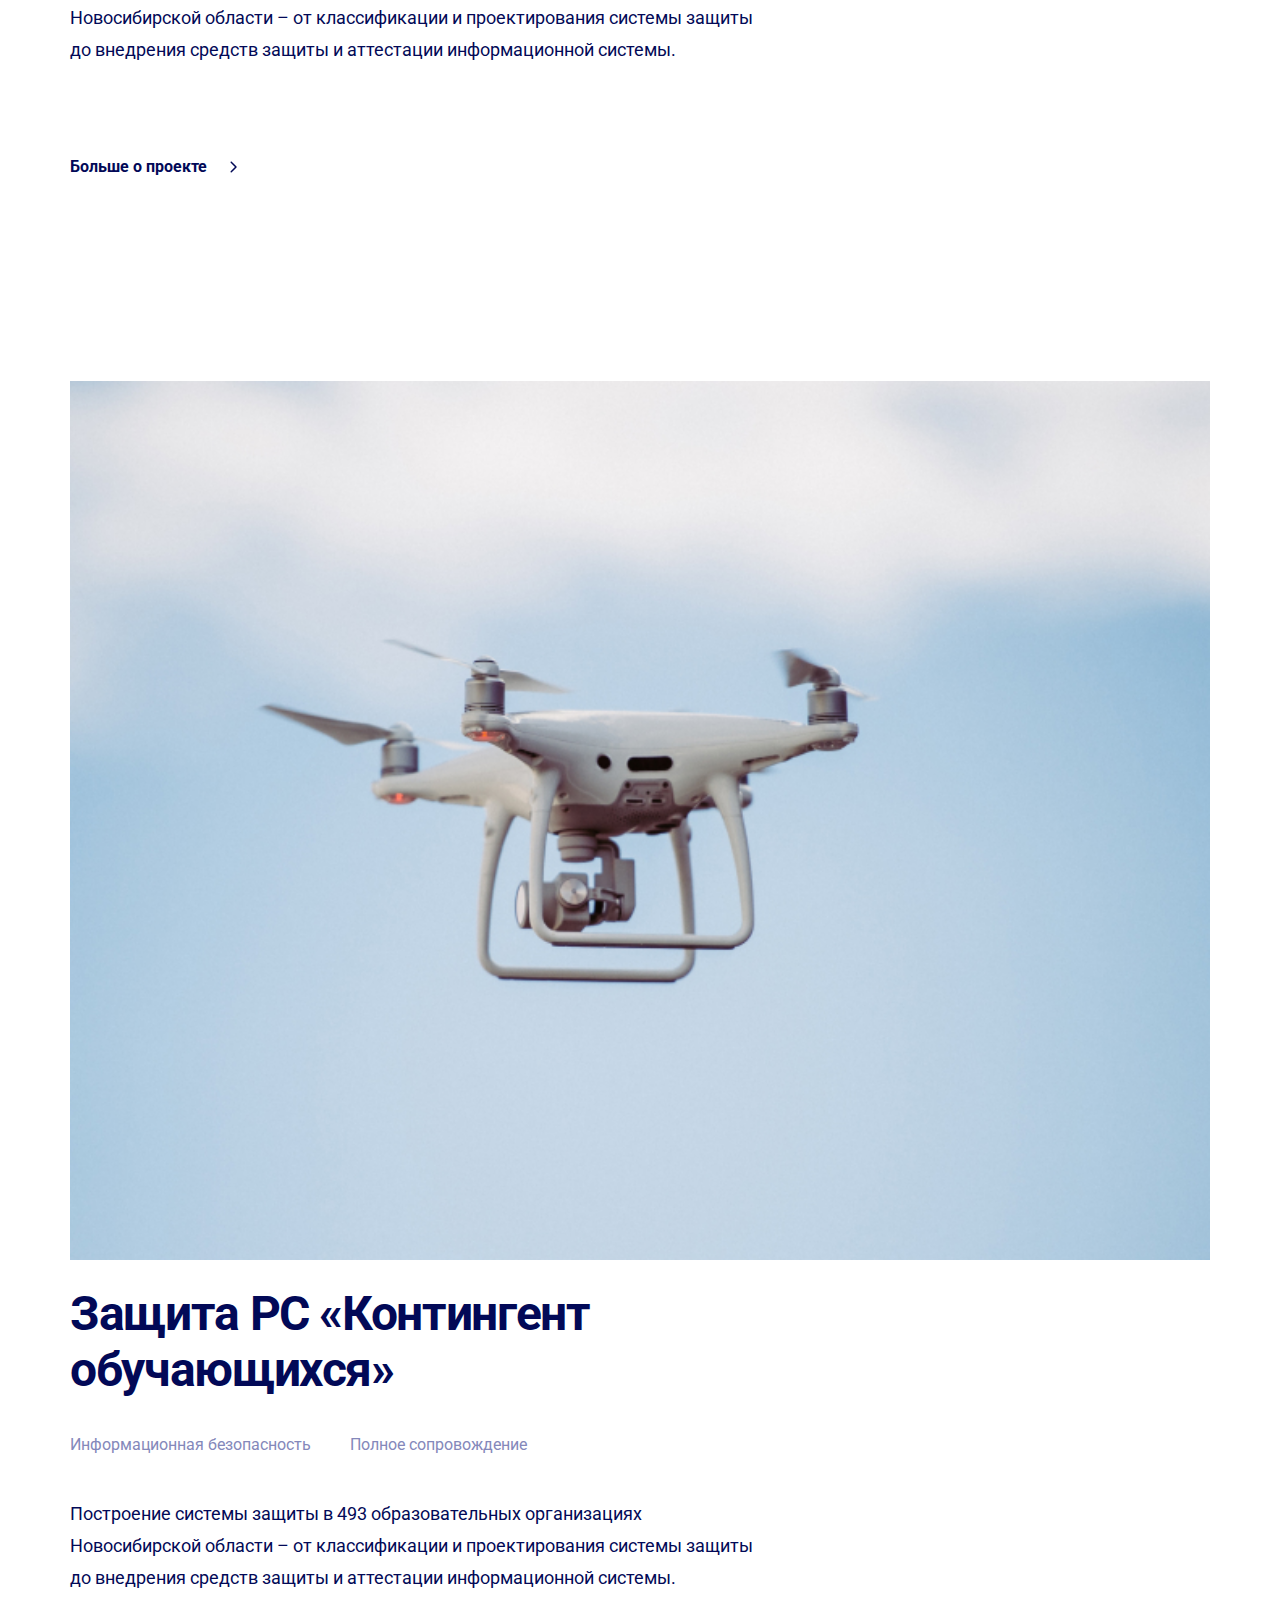
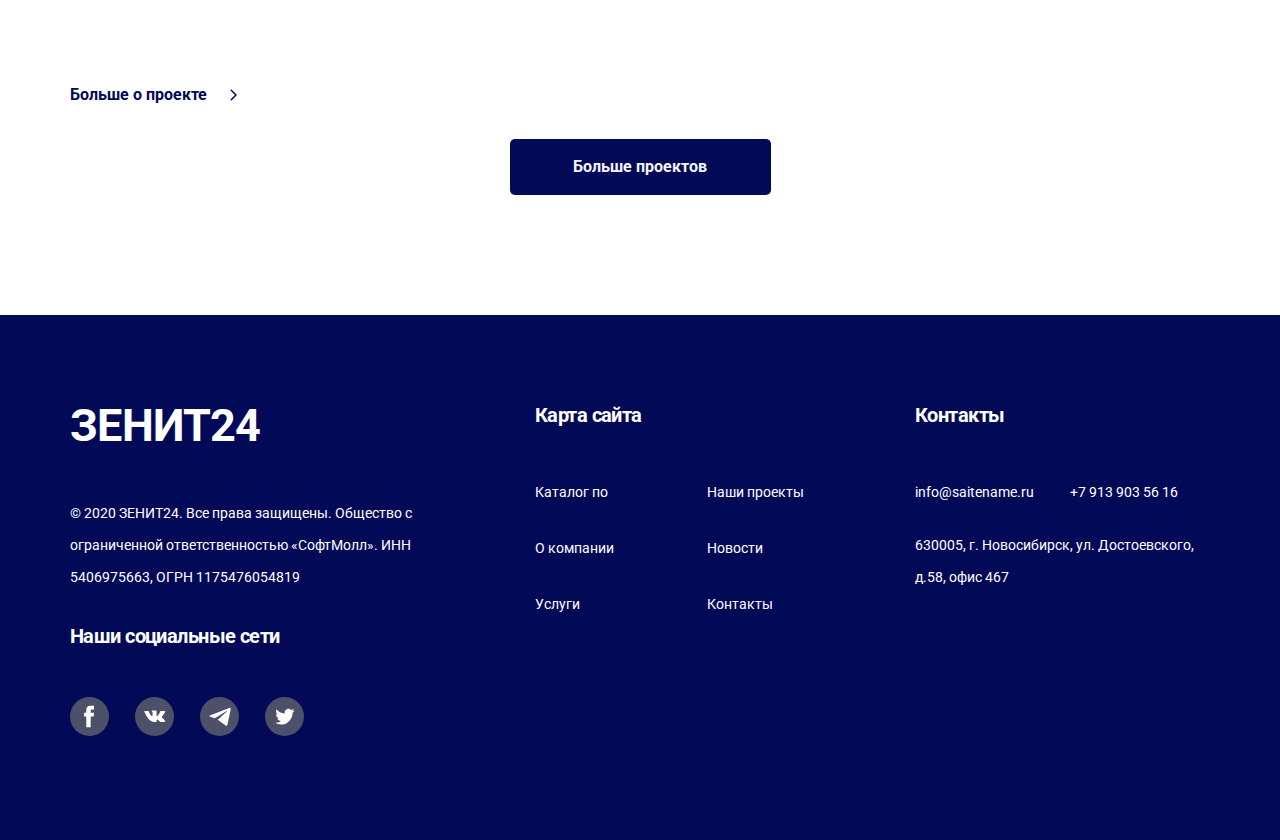
<file: main-projects.html>
<!doctype html>
<html lang="ru">
<head>
    <title>ХАЧ</title>
    <meta charset="utf-8" />
    <meta http-equiv="X-UA-Compatible" content="IE=edge">
    <meta name="viewport" content="width=device-width, initial-scale=1, maximum-scale=1"/>
    <link rel="stylesheet" type="text/css" href="assets/app/css/slick-theme.css"/>
    <link rel="stylesheet" type="text/css" href="assets/app/css/slick.css"/>
    <link href="https://fonts.googleapis.com/css?family=Roboto:300,400,500,700&display=swap" rel="stylesheet">
    <link rel="stylesheet" href="assets/app/css/bootstrap.min.css">
    <!--<link rel="stylesheet" href="https://cdnjs.cloudflare.com/ajax/libs/tempusdominus-bootstrap-4/5.0.0-alpha14/css/tempusdominus-bootstrap-4.min.css" />-->
    <link rel="stylesheet" href="assets/app/css/main.css">
</head>
<body>

<header id="no-index">
    <div class="container">
        <div class="row">
            <a href="" class="header__logo">
                <p>Зенит24</p>
            </a>
            <div class="header__menu" id="">
                <nav class="navbar navbar-expand-lg navbar-light" id="menu">
                    <button class="navbar-toggler" type="button" data-toggle="collapse" data-target="#navbarToggler" aria-controls="navbarToggler" aria-expanded="false" aria-label="Toggle navigation">
                        <span class="navbar-toggler-icon"></span>
                    </button>
                    <div class="collapse navbar-collapse" id="navbarToggler">
                        <ul class="navbar-nav">
                            <li class="nav-item">
                                <a class="nav-link" href="#">Каталог ПО</a>
                            </li>
                            <li class="nav-item">
                                <a class="nav-link" href="#">О компании</a>
                            </li>
                            <li class="nav-item">
                                <a class="nav-link" href="#">Услуги</a>
                            </li>
                            <li class="nav-item">
                                <a class="nav-link" href="#">Наши проекты</a>
                            </li>
                            <li class="nav-item">
                                <a class="nav-link" href="#">Новости</a>
                            </li>
                            <li class="nav-item">
                                <a class="nav-link" href="#">Контакты</a>
                            </li>
                            <li class="nav-item">
                                <a class="nav-link" href="tel:89139999999">8 (913) 999 99 99</a>
                            </li>

                        </ul>
                    </div>
                </nav>
            </div>
            <div class="block__telephone">
                <a href="#">СРОЧНАЯ НОВОСТЬ</a>
            </div>
        </div>
        <!--<div class="row" style="display: none;">
            <div class="header__menu header__menu-mobile" id="header__menu__mobile">
                <nav class="navbar navbar-expand-lg navbar-light" id="menu__mobile">
                    <button class="navbar-toggler" type="button" data-toggle="collapse" data-target="#navbarToggler1" aria-controls="navbarToggler1" aria-expanded="false" aria-label="Toggle navigation">
                        <span class="navbar-toggler-icon"></span>
                    </button>
                    <div class="collapse navbar-collapse" id="navbarToggler1">
                        <ul class="navbar-nav">
                            <li class="nav-item">
                                <a class="nav-link" href="#">Главная</a>
                            </li>
                            <li class="nav-item">
                                <a class="nav-link" href="#">Услуги</a>
                            </li>
                            <li class="nav-item">
                                <a class="nav-link" href="#">Наши ценности</a>
                            </li>
                            <li class="nav-item">
                                <a class="nav-link" href="#">Команда</a>
                            </li>
                            <li class="nav-item">
                                <a class="nav-link" href="#">Контакты</a>
                            </li>
                        </ul>
                    </div>
                </nav>
            </div>
        </div>-->
    </div>
</header>

<section class="main-projects">
    <div class="container">
        <div class="row map-inf">
            <p><span class="map__no-active"><a href="#">Главная</a></span><span class="map__no-active"><a href="#">Услуги</a></span><span class="map__active"><a href="#">Реализованные нами проекты</a></span></p>
        </div>
        <div class="row main-headings">
            <h2>
                Реализованные нами проекты
            </h2>
            <p class="text__after-h2">
                Многолетний и разноотраслевой опыт наших специалистов позволяет нам выбирать оптимальные технологии и методы работы. Это обеспечивает быстрый старт проекта, а также сокращает сроки работ и их бюджет.
            </p>
        </div>
        <div class="row main-projects-content">
            <div class="block">
                <img src="assets/app/img/projects-slide.jpg" alt="">
                <div class="text__block">
                    <h3>
                        Защита РС «Контингент обучающихся»
                    </h3>
                    <div class="block-p">
                        <p>
                            Информационная безопасность
                        </p>
                        <p>
                            Полное сопровождение
                        </p>
                    </div>
                    <p class="main-p">
                        Построение системы защиты в 493 образовательных организациях Новосибирской области – от классификации и проектирования системы защиты до внедрения средств защиты и аттестации информационной системы.
                    </p>
                    <a href="#">
                        Больше о проекте <img src="assets/app/img/331.svg" alt="">
                    </a>
                </div>
            </div>
            <div class="block">
                <img src="assets/app/img/projects-slide.jpg" alt="">
                <div class="text__block">
                    <h3>
                        Защита РС «Контингент обучающихся»
                    </h3>
                    <div class="block-p">
                        <p>
                            Информационная безопасность
                        </p>
                        <p>
                            Полное сопровождение
                        </p>
                    </div>
                    <p class="main-p">
                        Построение системы защиты в 493 образовательных организациях Новосибирской области – от классификации и проектирования системы защиты до внедрения средств защиты и аттестации информационной системы.
                    </p>
                    <a href="#">
                        Больше о проекте <img src="assets/app/img/331.svg" alt="">
                    </a>
            </div>
        </div>
    </div>
        <div class="row justify-content-center">
            <a class="more__projects" href="#">Больше проектов</a>
        </div>
</section>

<footer>
    <div class="container">
        <div class="row">
            <div class="">
                <p id="logo__footer">ЗЕНИТ24</p>
                <p>
                    © 2020 ЗЕНИТ24. Все права защищены. Общество с ограниченной ответственностью «СофтМолл». ИНН 5406975663, ОГРН 1175476054819
                </p>
            </div>
            <div class="">
                <p>
                    Карта сайта
                </p>
                <div class="map__site">
                    <div class="left__block">
                        <a href="#">Каталог по</a>
                        <a href="#">О компании</a>
                        <a href="#">Услуги</a>
                    </div>
                    <div class="right__block">
                        <a href="#">Наши проекты</a>
                        <a href="#">Новости</a>
                        <a href="#">Контакты</a>
                    </div>
                </div>
            </div>
            <div class="">
                <p>
                    Контакты
                </p>
                <div class="contacts">
                    <a href="mailto:info@saitename.ru">info@saitename.ru</a><a href="tel:+7 913 903 56 16">+7 913 903 56 16</a>
                    <p>
                        630005, г. Новосибирск, ул. Достоевского, д.58, офис 467
                    </p>
                </div>
            </div>
            <div class="">
                <p>
                    Наши социальные сети
                </p>
                <div class="social">
                    <a href="#"><img src="assets/app/img/contacts-facebook.svg" alt=""></a>
                    <a href="#"><img src="assets/app/img/contacts-vk.svg" alt=""></a>
                    <a href="#"><img src="assets/app/img/contacts-tg.svg" alt=""></a>
                    <a href="#"><img src="assets/app/img/contacts-tw.svg" alt=""></a>
                </div>
            </div>
        </div>
    </div>
</footer>

<script src="assets/app/js/jquery-3.2.1.min.js"></script>
<!--<script src="https://cdnjs.cloudflare.com/ajax/libs/popper.js/1.12.3/umd/popper.min.js" integrity="sha384-vFJXuSJphROIrBnz7yo7oB41mKfc8JzQZiCq4NCceLEaO4IHwicKwpJf9c9IpFgh" crossorigin="anonymous"></script>-->
<script src="assets/app/js/bootstrap.min.js"></script>
<script type="text/javascript" src="assets/app/js/slick.min.js"></script>
<script src="assets/app/js/main.js"></script>

<script>
    $(document).ready(function(){
        $('.index-slider').slick({
            dots: true,
            arrows: false,
            infinite: true,
            speed: 300,
            slidesToShow: 4,
            slidesToScroll: 4
        });
    });
</script>

<script>
    $(document).ready(function(){
        $('.projects-slider').slick({
            dots: false,
            slidesToShow: 1,
            slidesToScroll: 1,
            infinite: false,
            prevArrow: ('.prev'),
            nextArrow: ('.next'),
        });
    });
</script>

</body>
</html>
</file>
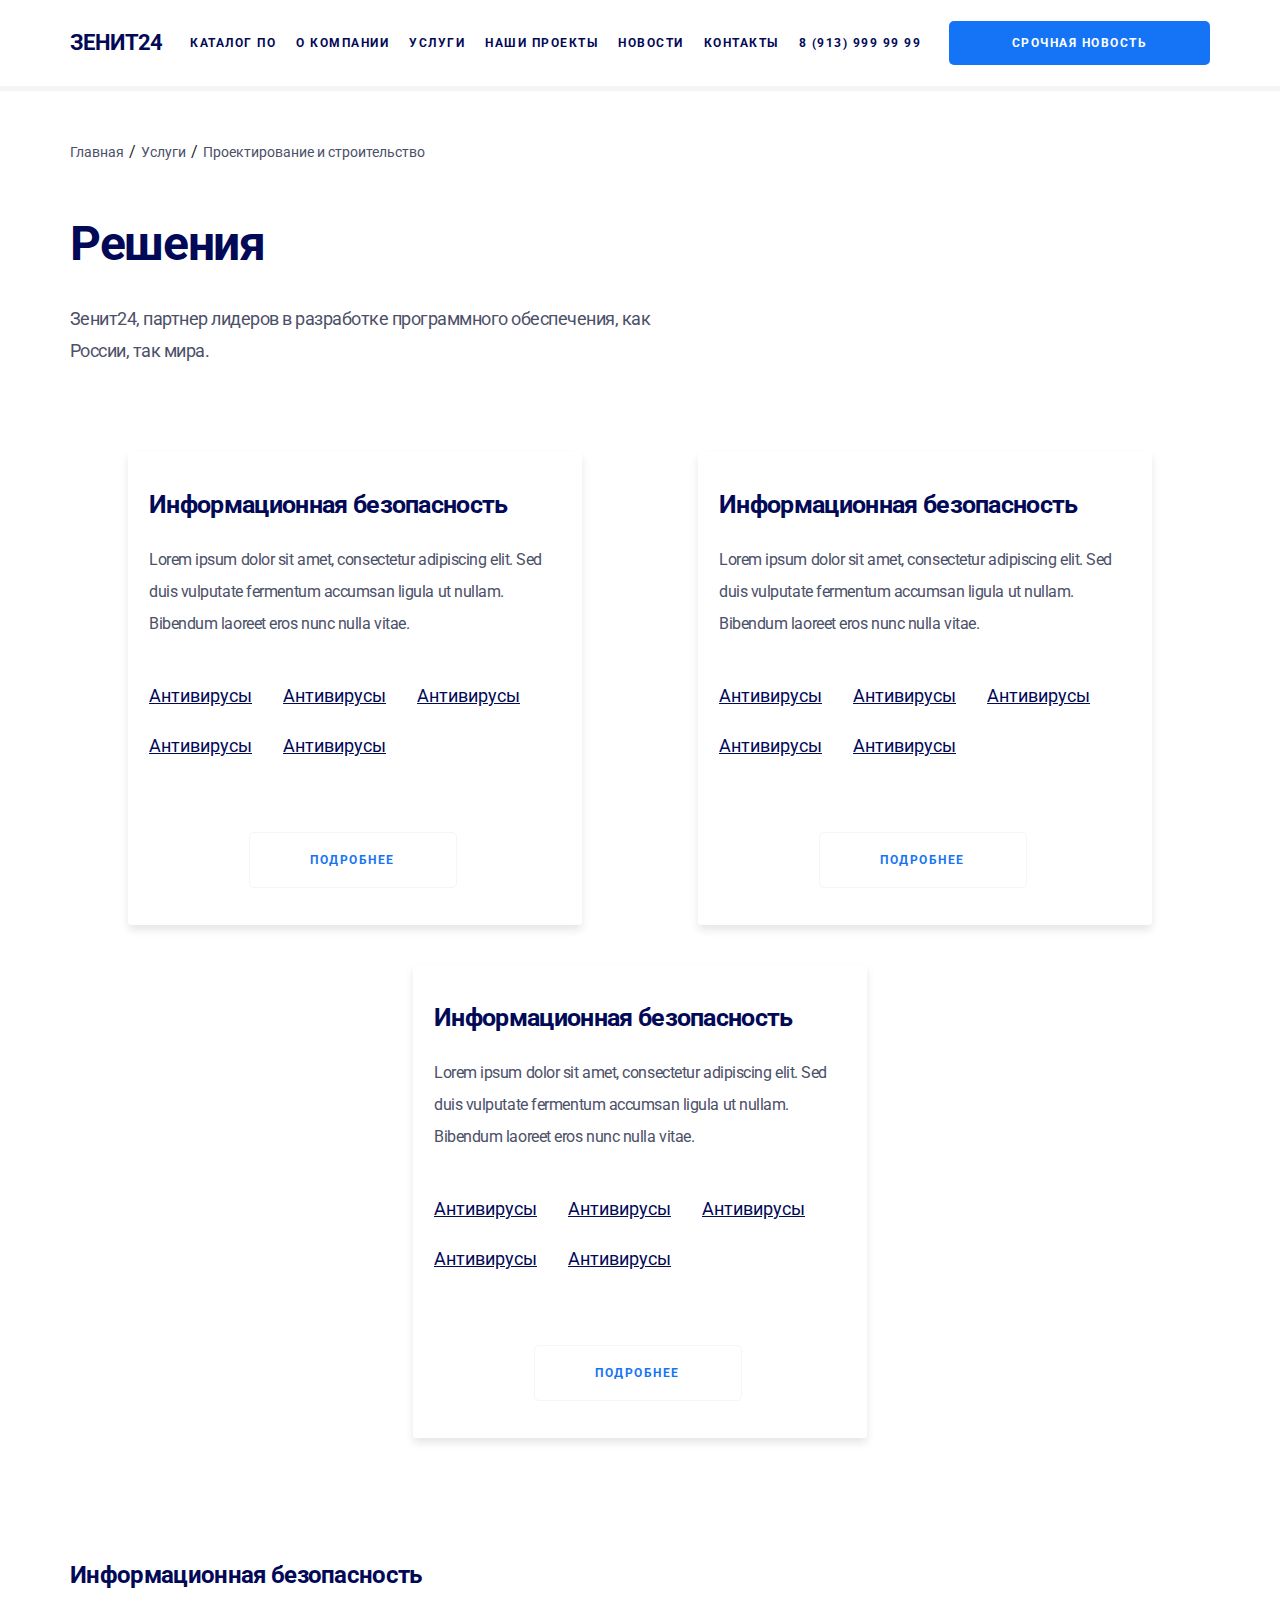
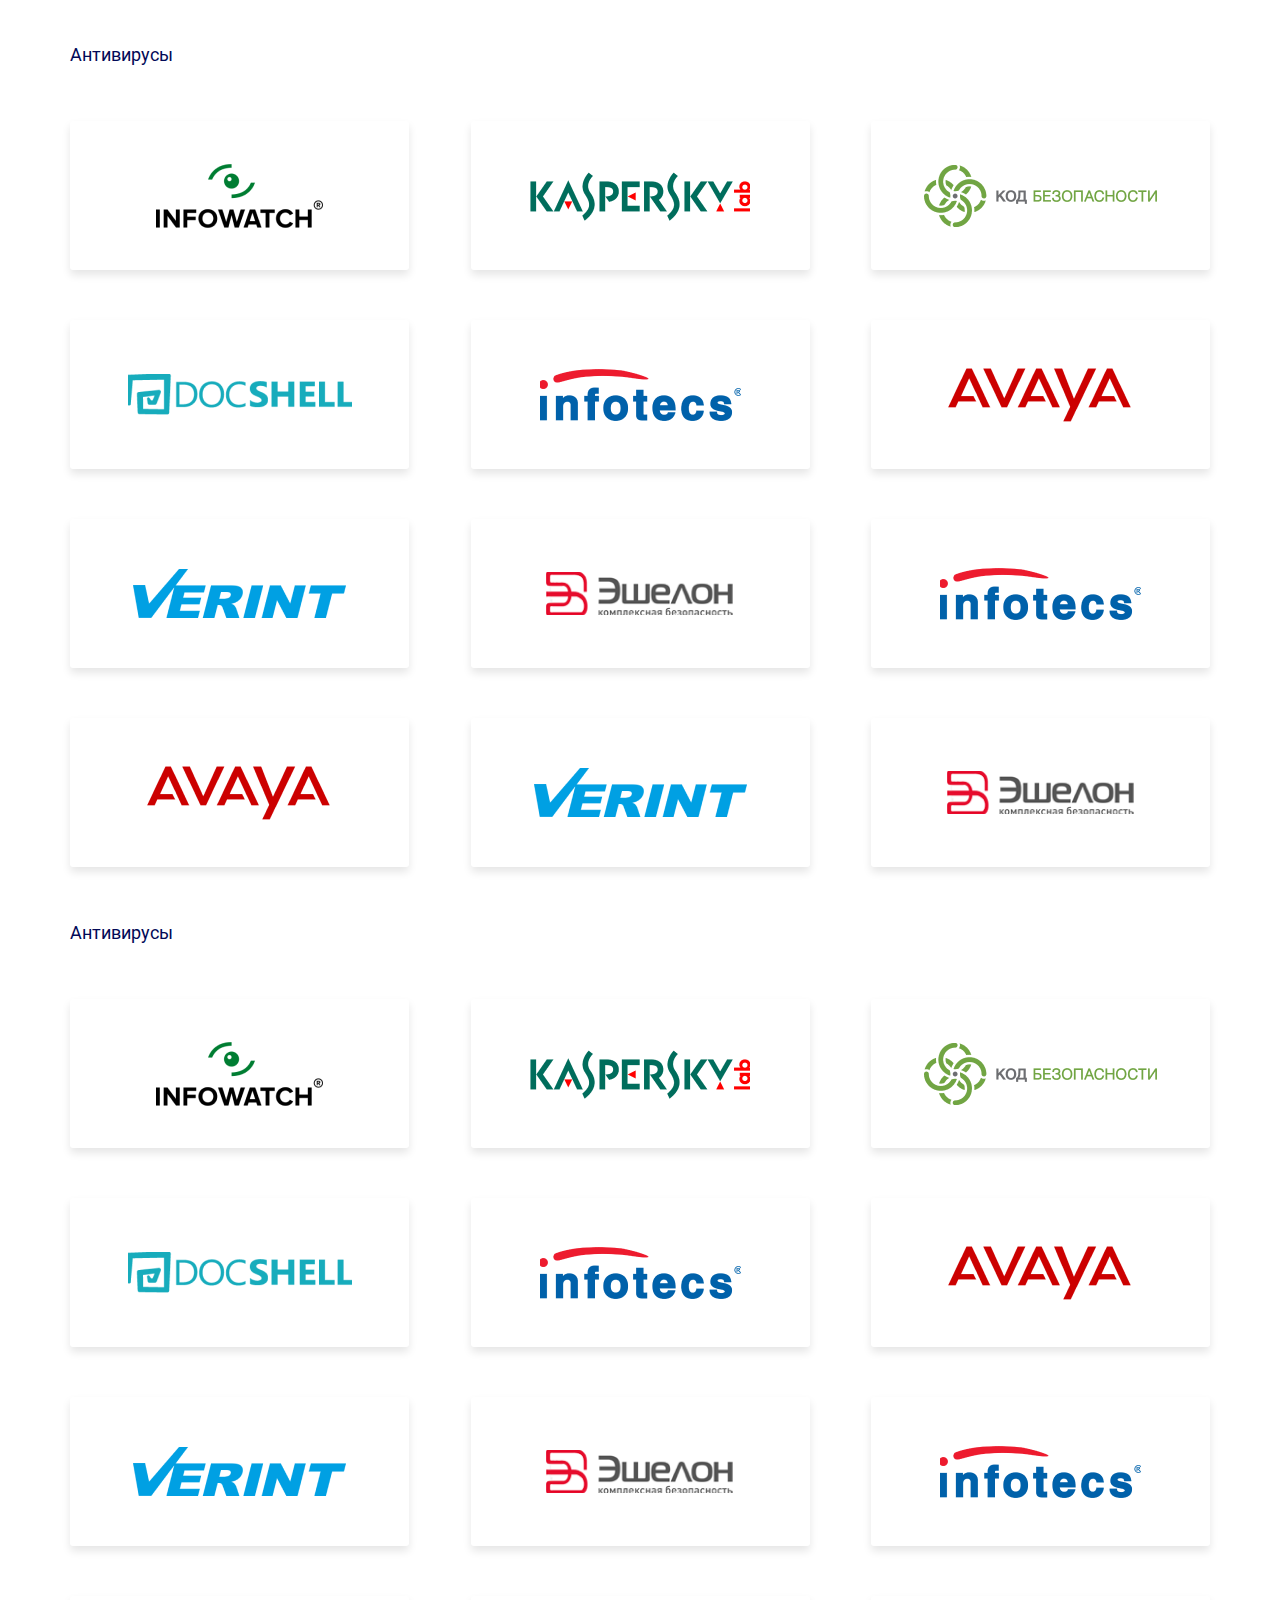
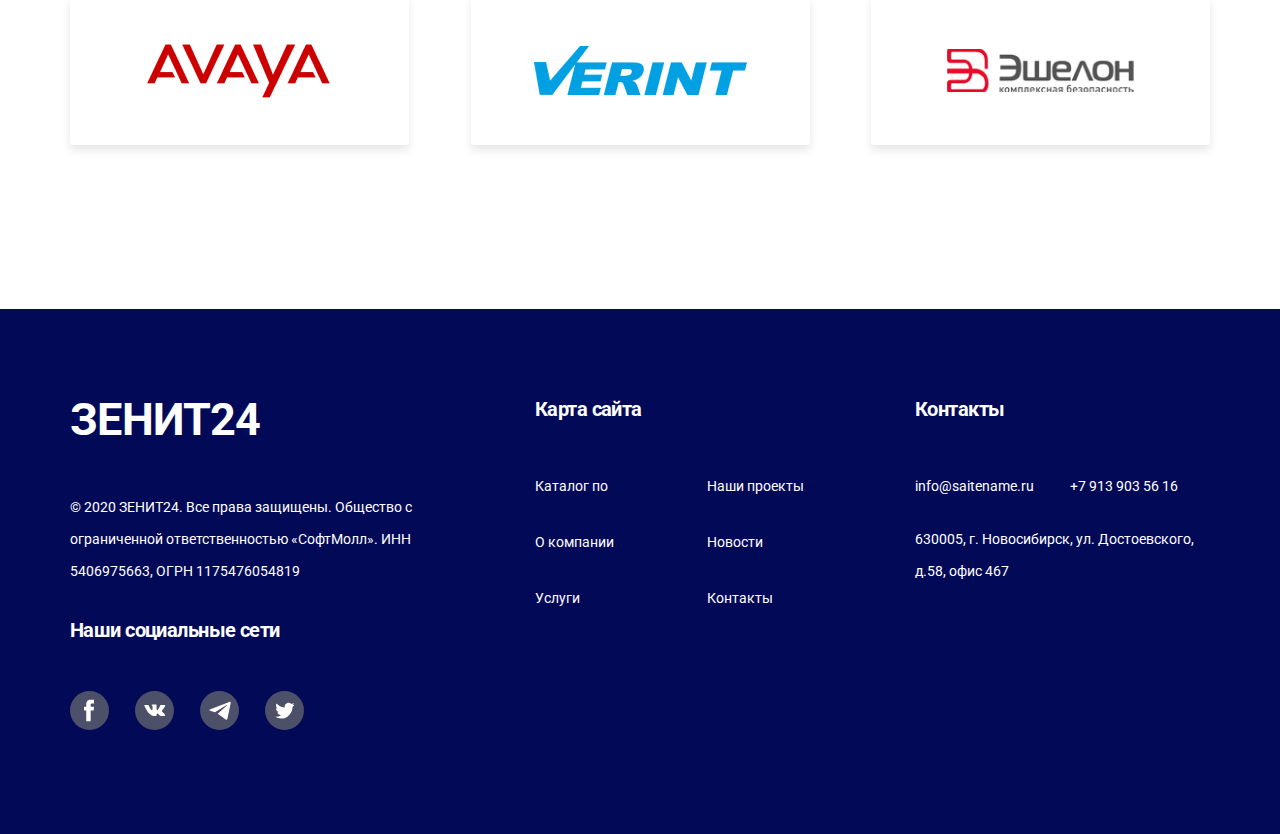
<file: solutions.html>
<!doctype html>
<html lang="ru">
<head>
    <title>ХАЧ</title>
    <meta charset="utf-8" />
    <meta http-equiv="X-UA-Compatible" content="IE=edge">
    <meta name="viewport" content="width=device-width, initial-scale=1, maximum-scale=1"/>
    <link rel="stylesheet" type="text/css" href="assets/app/css/slick-theme.css"/>
    <link rel="stylesheet" type="text/css" href="assets/app/css/slick.css"/>
    <link href="https://fonts.googleapis.com/css?family=Roboto:300,400,500,700&display=swap" rel="stylesheet">
    <link rel="stylesheet" href="assets/app/css/bootstrap.min.css">
    <!--<link rel="stylesheet" href="https://cdnjs.cloudflare.com/ajax/libs/tempusdominus-bootstrap-4/5.0.0-alpha14/css/tempusdominus-bootstrap-4.min.css" />-->
    <link rel="stylesheet" href="assets/app/css/main.css">
</head>
<body>

<header id="no-index">
    <div class="container">
        <div class="row">
            <a href="" class="header__logo">
                <p>Зенит24</p>
            </a>
            <div class="header__menu" id="">
                <nav class="navbar navbar-expand-lg navbar-light" id="menu">
                    <button class="navbar-toggler" type="button" data-toggle="collapse" data-target="#navbarToggler" aria-controls="navbarToggler" aria-expanded="false" aria-label="Toggle navigation">
                        <span class="navbar-toggler-icon"></span>
                    </button>
                    <div class="collapse navbar-collapse" id="navbarToggler">
                        <ul class="navbar-nav">
                            <li class="nav-item">
                                <a class="nav-link" href="#">Каталог ПО</a>
                            </li>
                            <li class="nav-item">
                                <a class="nav-link" href="#">О компании</a>
                            </li>
                            <li class="nav-item">
                                <a class="nav-link" href="#">Услуги</a>
                            </li>
                            <li class="nav-item">
                                <a class="nav-link" href="#">Наши проекты</a>
                            </li>
                            <li class="nav-item">
                                <a class="nav-link" href="#">Новости</a>
                            </li>
                            <li class="nav-item">
                                <a class="nav-link" href="#">Контакты</a>
                            </li>
                            <li class="nav-item">
                                <a class="nav-link" href="tel:89139999999">8 (913) 999 99 99</a>
                            </li>

                        </ul>
                    </div>
                </nav>
            </div>
            <div class="block__telephone">
                <a href="#">СРОЧНАЯ НОВОСТЬ</a>
            </div>
        </div>
        <!--<div class="row" style="display: none;">
            <div class="header__menu header__menu-mobile" id="header__menu__mobile">
                <nav class="navbar navbar-expand-lg navbar-light" id="menu__mobile">
                    <button class="navbar-toggler" type="button" data-toggle="collapse" data-target="#navbarToggler1" aria-controls="navbarToggler1" aria-expanded="false" aria-label="Toggle navigation">
                        <span class="navbar-toggler-icon"></span>
                    </button>
                    <div class="collapse navbar-collapse" id="navbarToggler1">
                        <ul class="navbar-nav">
                            <li class="nav-item">
                                <a class="nav-link" href="#">Главная</a>
                            </li>
                            <li class="nav-item">
                                <a class="nav-link" href="#">Услуги</a>
                            </li>
                            <li class="nav-item">
                                <a class="nav-link" href="#">Наши ценности</a>
                            </li>
                            <li class="nav-item">
                                <a class="nav-link" href="#">Команда</a>
                            </li>
                            <li class="nav-item">
                                <a class="nav-link" href="#">Контакты</a>
                            </li>
                        </ul>
                    </div>
                </nav>
            </div>
        </div>-->
    </div>
</header>

<section class="main-solutions">
    <div class="container">
        <div class="row map-inf">
            <p><span class="map__no-active"><a href="#">Главная</a></span><span class="map__no-active"><a href="#">Услуги</a></span><span class="map__active"><a href="#">Проектирование и строительство</a></span></p>
        </div>
        <div class="row main-headings">
            <h2>
                Решения
            </h2>
            <p class="text__after-h2">
                Зенит24, партнер лидеров в разработке программного обеспечения, как<br>России, так мира.
            </p>
        </div>
        <div class="row solutions-content">
            <div class="block">
                <h3>
                    Информационная безопасность
                </h3>
                <p>
                    Lorem ipsum dolor sit amet, consectetur adipiscing elit. Sed duis vulputate fermentum accumsan ligula ut nullam. Bibendum laoreet eros nunc nulla vitae.
                </p>
                <div class="a_s-block">
                    <a href="#">Антивирусы</a>
                    <a href="#">Антивирусы</a>
                    <a href="#">Антивирусы</a>
                    <a href="#">Антивирусы</a>
                    <a href="#">Антивирусы</a>
                </div>
               <div class="block-solution-a">
                   <a href="#">Подробнее</a>
               </div>
            </div>
            <div class="block">
                <h3>
                    Информационная безопасность
                </h3>
                <p>
                    Lorem ipsum dolor sit amet, consectetur adipiscing elit. Sed duis vulputate fermentum accumsan ligula ut nullam. Bibendum laoreet eros nunc nulla vitae.
                </p>
                <div class="a_s-block">
                    <a href="#">Антивирусы</a>
                    <a href="#">Антивирусы</a>
                    <a href="#">Антивирусы</a>
                    <a href="#">Антивирусы</a>
                    <a href="#">Антивирусы</a>
                </div>
                <div class="block-solution-a">
                    <a href="#">Подробнее</a>
                </div>
            </div>
            <div class="block">
                <h3>
                    Информационная безопасность
                </h3>
                <p>
                    Lorem ipsum dolor sit amet, consectetur adipiscing elit. Sed duis vulputate fermentum accumsan ligula ut nullam. Bibendum laoreet eros nunc nulla vitae.
                </p>
                <div class="a_s-block">
                    <a href="#">Антивирусы</a>
                    <a href="#">Антивирусы</a>
                    <a href="#">Антивирусы</a>
                    <a href="#">Антивирусы</a>
                    <a href="#">Антивирусы</a>
                </div>
                <div class="block-solution-a">
                    <a href="#">Подробнее</a>
                </div>
            </div>
        </div>
    </div>
</section>

<section class="products">
    <div class="container">
        <div class="row products-head">
            <h2>
                Информационная безопасность
            </h2>
        </div>
        <div class="row flex-column products-content">
            <h4>
                Антивирусы
            </h4>
            <div class="block-content">
                <a href="#" class="block">
                    <img src="assets/app/img/infowatch.png" alt="">
                </a>
                <a href="#" class="block">
                    <img src="assets/app/img/kaspersky.png" alt="">
                </a>
                <a href="#" class="block">
                    <img src="assets/app/img/kode.png" alt="">
                </a>
                <a href="#" class="block">
                    <img src="assets/app/img/docshell.png" alt="">
                </a>
                <a href="#" class="block">
                    <img src="assets/app/img/infotecs.png" alt="">
                </a>
                <a href="#" class="block">
                    <img src="assets/app/img/avaya.png" alt="">
                </a>
                <a href="#" class="block">
                    <img src="assets/app/img/verint.png" alt="">
                </a>
                <a href="#" class="block">
                    <img src="assets/app/img/logo-ru.png" alt="">
                </a>
                <a href="#" class="block">
                    <img src="assets/app/img/infotecs.png" alt="">
                </a>
                <a href="#" class="block">
                    <img src="assets/app/img/avaya.png" alt="">
                </a>
                <a href="#" class="block">
                    <img src="assets/app/img/verint.png" alt="">
                </a>
                <a href="#" class="block">
                    <img src="assets/app/img/logo-ru.png" alt="">
                </a>
            </div>
            <h4>
                Антивирусы
            </h4>
            <div class="block-content">
                <a href="#" class="block">
                    <img src="assets/app/img/infowatch.png" alt="">
                </a>
                <a href="#" class="block">
                    <img src="assets/app/img/kaspersky.png" alt="">
                </a>
                <a href="#" class="block">
                    <img src="assets/app/img/kode.png" alt="">
                </a>
                <a href="#" class="block">
                    <img src="assets/app/img/docshell.png" alt="">
                </a>
                <a href="#" class="block">
                    <img src="assets/app/img/infotecs.png" alt="">
                </a>
                <a href="#" class="block">
                    <img src="assets/app/img/avaya.png" alt="">
                </a>
                <a href="#" class="block">
                    <img src="assets/app/img/verint.png" alt="">
                </a>
                <a href="#" class="block">
                    <img src="assets/app/img/logo-ru.png" alt="">
                </a>
                <a href="#" class="block">
                    <img src="assets/app/img/infotecs.png" alt="">
                </a>
                <a href="#" class="block">
                    <img src="assets/app/img/avaya.png" alt="">
                </a>
                <a href="#" class="block">
                    <img src="assets/app/img/verint.png" alt="">
                </a>
                <a href="#" class="block">
                    <img src="assets/app/img/logo-ru.png" alt="">
                </a>
            </div>
        </div>
    </div>
</section>

<footer>
    <div class="container">
        <div class="row">
            <div class="">
                <p id="logo__footer">ЗЕНИТ24</p>
                <p>
                    © 2020 ЗЕНИТ24. Все права защищены. Общество с ограниченной ответственностью «СофтМолл». ИНН 5406975663, ОГРН 1175476054819
                </p>
            </div>
            <div class="">
                <p>
                    Карта сайта
                </p>
                <div class="map__site">
                    <div class="left__block">
                        <a href="#">Каталог по</a>
                        <a href="#">О компании</a>
                        <a href="#">Услуги</a>
                    </div>
                    <div class="right__block">
                        <a href="#">Наши проекты</a>
                        <a href="#">Новости</a>
                        <a href="#">Контакты</a>
                    </div>
                </div>
            </div>
            <div class="">
                <p>
                    Контакты
                </p>
                <div class="contacts">
                    <a href="mailto:info@saitename.ru">info@saitename.ru</a><a href="tel:+7 913 903 56 16">+7 913 903 56 16</a>
                    <p>
                        630005, г. Новосибирск, ул. Достоевского, д.58, офис 467
                    </p>
                </div>
            </div>
            <div class="">
                <p>
                    Наши социальные сети
                </p>
                <div class="social">
                    <a href="#"><img src="assets/app/img/contacts-facebook.svg" alt=""></a>
                    <a href="#"><img src="assets/app/img/contacts-vk.svg" alt=""></a>
                    <a href="#"><img src="assets/app/img/contacts-tg.svg" alt=""></a>
                    <a href="#"><img src="assets/app/img/contacts-tw.svg" alt=""></a>
                </div>
            </div>
        </div>
    </div>
</footer>

<script src="assets/app/js/jquery-3.2.1.min.js"></script>
<!--<script src="https://cdnjs.cloudflare.com/ajax/libs/popper.js/1.12.3/umd/popper.min.js" integrity="sha384-vFJXuSJphROIrBnz7yo7oB41mKfc8JzQZiCq4NCceLEaO4IHwicKwpJf9c9IpFgh" crossorigin="anonymous"></script>-->
<script src="assets/app/js/bootstrap.min.js"></script>
<script type="text/javascript" src="assets/app/js/slick.min.js"></script>
<script src="assets/app/js/main.js"></script>

<script>
    $(document).ready(function(){
        $('.index-slider').slick({
            dots: true,
            arrows: false,
            infinite: true,
            speed: 300,
            slidesToShow: 4,
            slidesToScroll: 4
        });
    });
</script>

<script>
    $(document).ready(function(){
        $('.projects-slider').slick({
            dots: false,
            slidesToShow: 1,
            slidesToScroll: 1,
            infinite: false,
            prevArrow: ('.prev'),
            nextArrow: ('.next'),
        });
    });
</script>

</body>
</html>
</file>
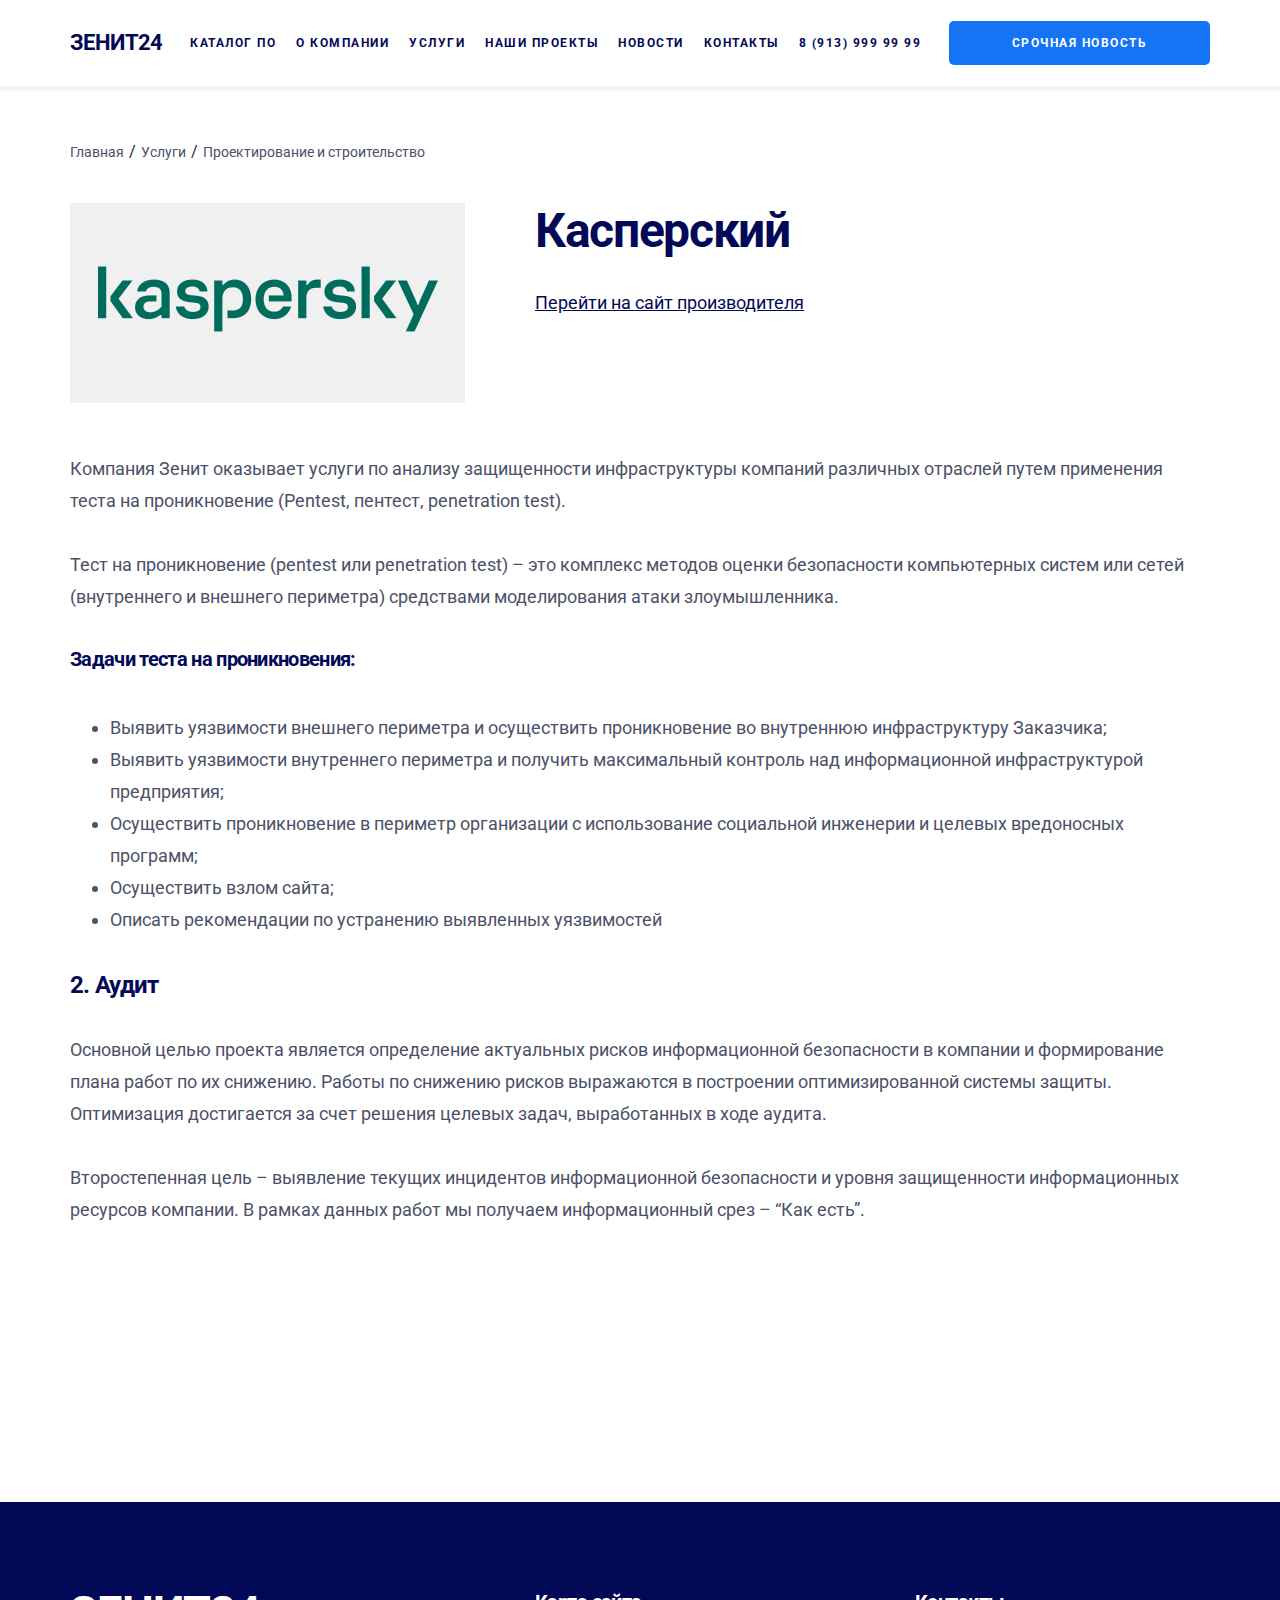
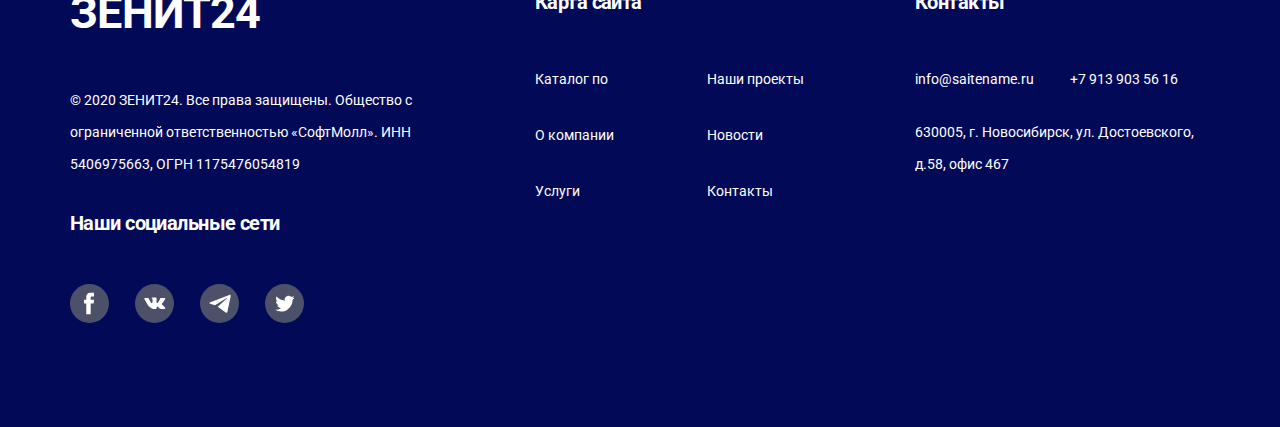
<file: text-example-2.html>
<!doctype html>
<html lang="ru">
<head>
    <title>ХАЧ</title>
    <meta charset="utf-8" />
    <meta http-equiv="X-UA-Compatible" content="IE=edge">
    <meta name="viewport" content="width=device-width, initial-scale=1, maximum-scale=1"/>
    <link rel="stylesheet" type="text/css" href="assets/app/css/slick-theme.css"/>
    <link rel="stylesheet" type="text/css" href="assets/app/css/slick.css"/>
    <link href="https://fonts.googleapis.com/css?family=Roboto:300,400,500,700&display=swap" rel="stylesheet">
    <link rel="stylesheet" href="assets/app/css/bootstrap.min.css">
    <!--<link rel="stylesheet" href="https://cdnjs.cloudflare.com/ajax/libs/tempusdominus-bootstrap-4/5.0.0-alpha14/css/tempusdominus-bootstrap-4.min.css" />-->
    <link rel="stylesheet" href="assets/app/css/main.css">
</head>
<body>

<header id="no-index">
    <div class="container">
        <div class="row">
            <a href="" class="header__logo">
                <p>Зенит24</p>
            </a>
            <div class="header__menu" id="">
                <nav class="navbar navbar-expand-lg navbar-light" id="menu">
                    <button class="navbar-toggler" type="button" data-toggle="collapse" data-target="#navbarToggler" aria-controls="navbarToggler" aria-expanded="false" aria-label="Toggle navigation">
                        <span class="navbar-toggler-icon"></span>
                    </button>
                    <div class="collapse navbar-collapse" id="navbarToggler">
                        <ul class="navbar-nav">
                            <li class="nav-item">
                                <a class="nav-link" href="#">Каталог ПО</a>
                            </li>
                            <li class="nav-item">
                                <a class="nav-link" href="#">О компании</a>
                            </li>
                            <li class="nav-item">
                                <a class="nav-link" href="#">Услуги</a>
                            </li>
                            <li class="nav-item">
                                <a class="nav-link" href="#">Наши проекты</a>
                            </li>
                            <li class="nav-item">
                                <a class="nav-link" href="#">Новости</a>
                            </li>
                            <li class="nav-item">
                                <a class="nav-link" href="#">Контакты</a>
                            </li>
                            <li class="nav-item">
                                <a class="nav-link" href="tel:89139999999">8 (913) 999 99 99</a>
                            </li>

                        </ul>
                    </div>
                </nav>
            </div>
            <div class="block__telephone">
                <a href="#">СРОЧНАЯ НОВОСТЬ</a>
            </div>
        </div>
        <!--<div class="row" style="display: none;">
            <div class="header__menu header__menu-mobile" id="header__menu__mobile">
                <nav class="navbar navbar-expand-lg navbar-light" id="menu__mobile">
                    <button class="navbar-toggler" type="button" data-toggle="collapse" data-target="#navbarToggler1" aria-controls="navbarToggler1" aria-expanded="false" aria-label="Toggle navigation">
                        <span class="navbar-toggler-icon"></span>
                    </button>
                    <div class="collapse navbar-collapse" id="navbarToggler1">
                        <ul class="navbar-nav">
                            <li class="nav-item">
                                <a class="nav-link" href="#">Главная</a>
                            </li>
                            <li class="nav-item">
                                <a class="nav-link" href="#">Услуги</a>
                            </li>
                            <li class="nav-item">
                                <a class="nav-link" href="#">Наши ценности</a>
                            </li>
                            <li class="nav-item">
                                <a class="nav-link" href="#">Команда</a>
                            </li>
                            <li class="nav-item">
                                <a class="nav-link" href="#">Контакты</a>
                            </li>
                        </ul>
                    </div>
                </nav>
            </div>
        </div>-->
    </div>
</header>

<section class="main-contacts main-text main-text-2">
    <div class="container">
        <div class="row map-inf">
            <p><span class="map__no-active"><a href="#">Главная</a></span><span class="map__no-active"><a href="#">Услуги</a></span><span class="map__active"><a href="#">Проектирование и строительство</a></span></p>
        </div>
        <div class="row flex-column">
            <div class="block-manufacturer">
                <div class="block-img-manufacturer">
                    <img src="assets/app/img/kaspersty.png" alt="">
                </div>
                <div class="block-text-manufacturer">
                    <h5>
                        Касперский
                    </h5>
                    <a href="#">Перейти на сайт производителя</a>
                </div>
            </div>
            <p class="basic">
                Компания Зенит оказывает услуги по анализу защищенности инфраструктуры компаний различных отраслей путем применения теста на проникновение (Pentest, пентест, penetration test).
                <br><br>
                Тест на проникновение (pentest или penetration test) – это комплекс методов оценки безопасности компьютерных систем или сетей (внутреннего и внешнего периметра) средствами моделирования атаки злоумышленника.
            </p>
            <p class="basic-bold">
                Задачи теста на проникновения:
            </p>
            <ul>
                <li>Выявить уязвимости внешнего периметра и осуществить проникновение во внутреннюю инфраструктуру Заказчика;</li>
                <li>Выявить уязвимости внутреннего периметра и получить максимальный контроль над информационной инфраструктурой предприятия;</li>
                <li>Осуществить проникновение в периметр организации с использование социальной инженерии и целевых вредоносных программ;</li>
                <li>Осуществить взлом сайта;</li>
                <li>Описать рекомендации по устранению выявленных уязвимостей</li>
            </ul>
            <p class="list">
                2. Аудит
            </p>
            <p class="basic">
                Основной целью проекта является определение актуальных рисков информационной безопасности в компании и формирование плана работ по их снижению. Работы по снижению рисков выражаются в построении оптимизированной системы защиты. Оптимизация достигается за счет решения целевых задач, выработанных в ходе аудита.
                <br><br>
                Второстепенная цель – выявление текущих инцидентов информационной безопасности и уровня защищенности информационных ресурсов компании. В рамках данных работ мы получаем информационный срез – “Как есть”.
            </p>
        </div>
    </div>
</section>

<footer>
    <div class="container">
        <div class="row">
            <div class="">
                <p id="logo__footer">ЗЕНИТ24</p>
                <p>
                    © 2020 ЗЕНИТ24. Все права защищены. Общество с ограниченной ответственностью «СофтМолл». ИНН 5406975663, ОГРН 1175476054819
                </p>
            </div>
            <div class="">
                <p>
                    Карта сайта
                </p>
                <div class="map__site">
                    <div class="left__block">
                        <a href="#">Каталог по</a>
                        <a href="#">О компании</a>
                        <a href="#">Услуги</a>
                    </div>
                    <div class="right__block">
                        <a href="#">Наши проекты</a>
                        <a href="#">Новости</a>
                        <a href="#">Контакты</a>
                    </div>
                </div>
            </div>
            <div class="">
                <p>
                    Контакты
                </p>
                <div class="contacts">
                    <a href="mailto:info@saitename.ru">info@saitename.ru</a><a href="tel:+7 913 903 56 16">+7 913 903 56 16</a>
                    <p>
                        630005, г. Новосибирск, ул. Достоевского, д.58, офис 467
                    </p>
                </div>
            </div>
            <div class="">
                <p>
                    Наши социальные сети
                </p>
                <div class="social">
                    <a href="#"><img src="assets/app/img/contacts-facebook.svg" alt=""></a>
                    <a href="#"><img src="assets/app/img/contacts-vk.svg" alt=""></a>
                    <a href="#"><img src="assets/app/img/contacts-tg.svg" alt=""></a>
                    <a href="#"><img src="assets/app/img/contacts-tw.svg" alt=""></a>
                </div>
            </div>
        </div>
    </div>
</footer>

<script src="assets/app/js/jquery-3.2.1.min.js"></script>
<!--<script src="https://cdnjs.cloudflare.com/ajax/libs/popper.js/1.12.3/umd/popper.min.js" integrity="sha384-vFJXuSJphROIrBnz7yo7oB41mKfc8JzQZiCq4NCceLEaO4IHwicKwpJf9c9IpFgh" crossorigin="anonymous"></script>-->
<script src="assets/app/js/bootstrap.min.js"></script>
<script type="text/javascript" src="assets/app/js/slick.min.js"></script>
<script src="assets/app/js/main.js"></script>

</body>
</html>
</file>
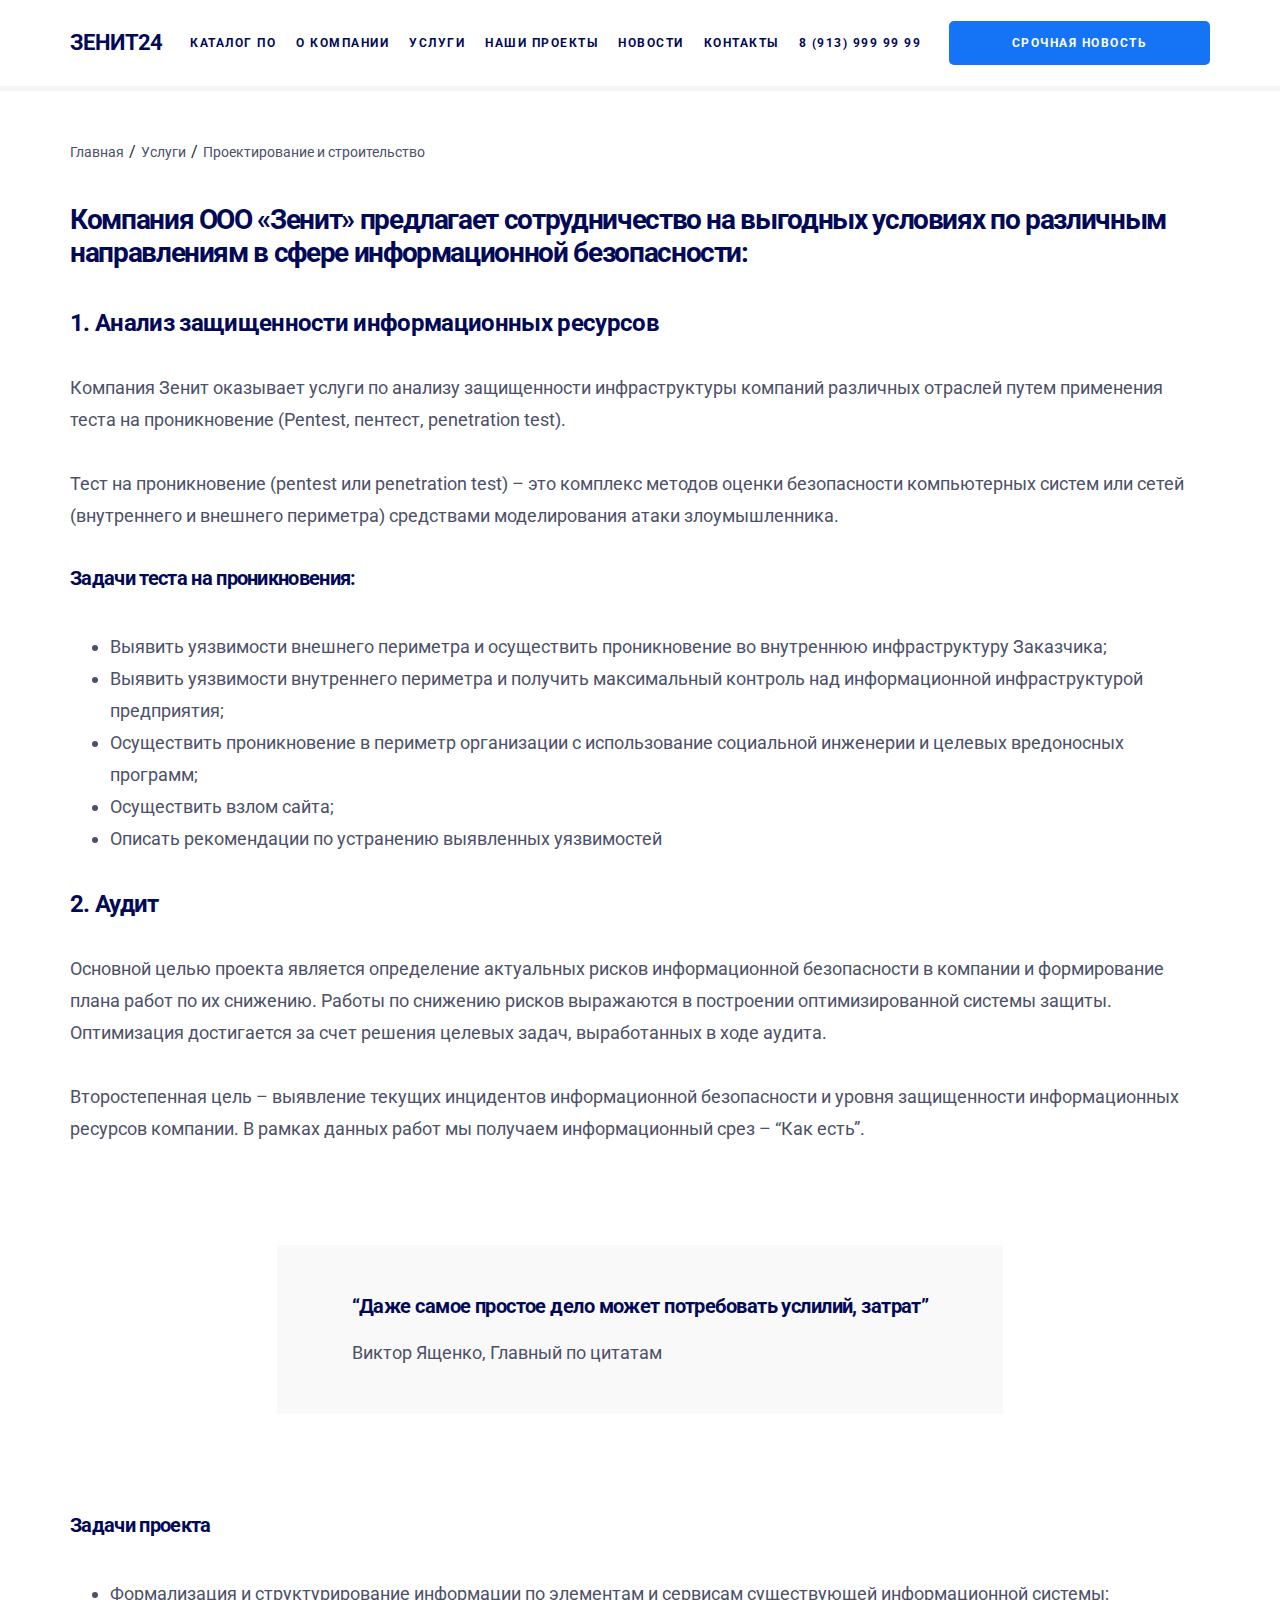
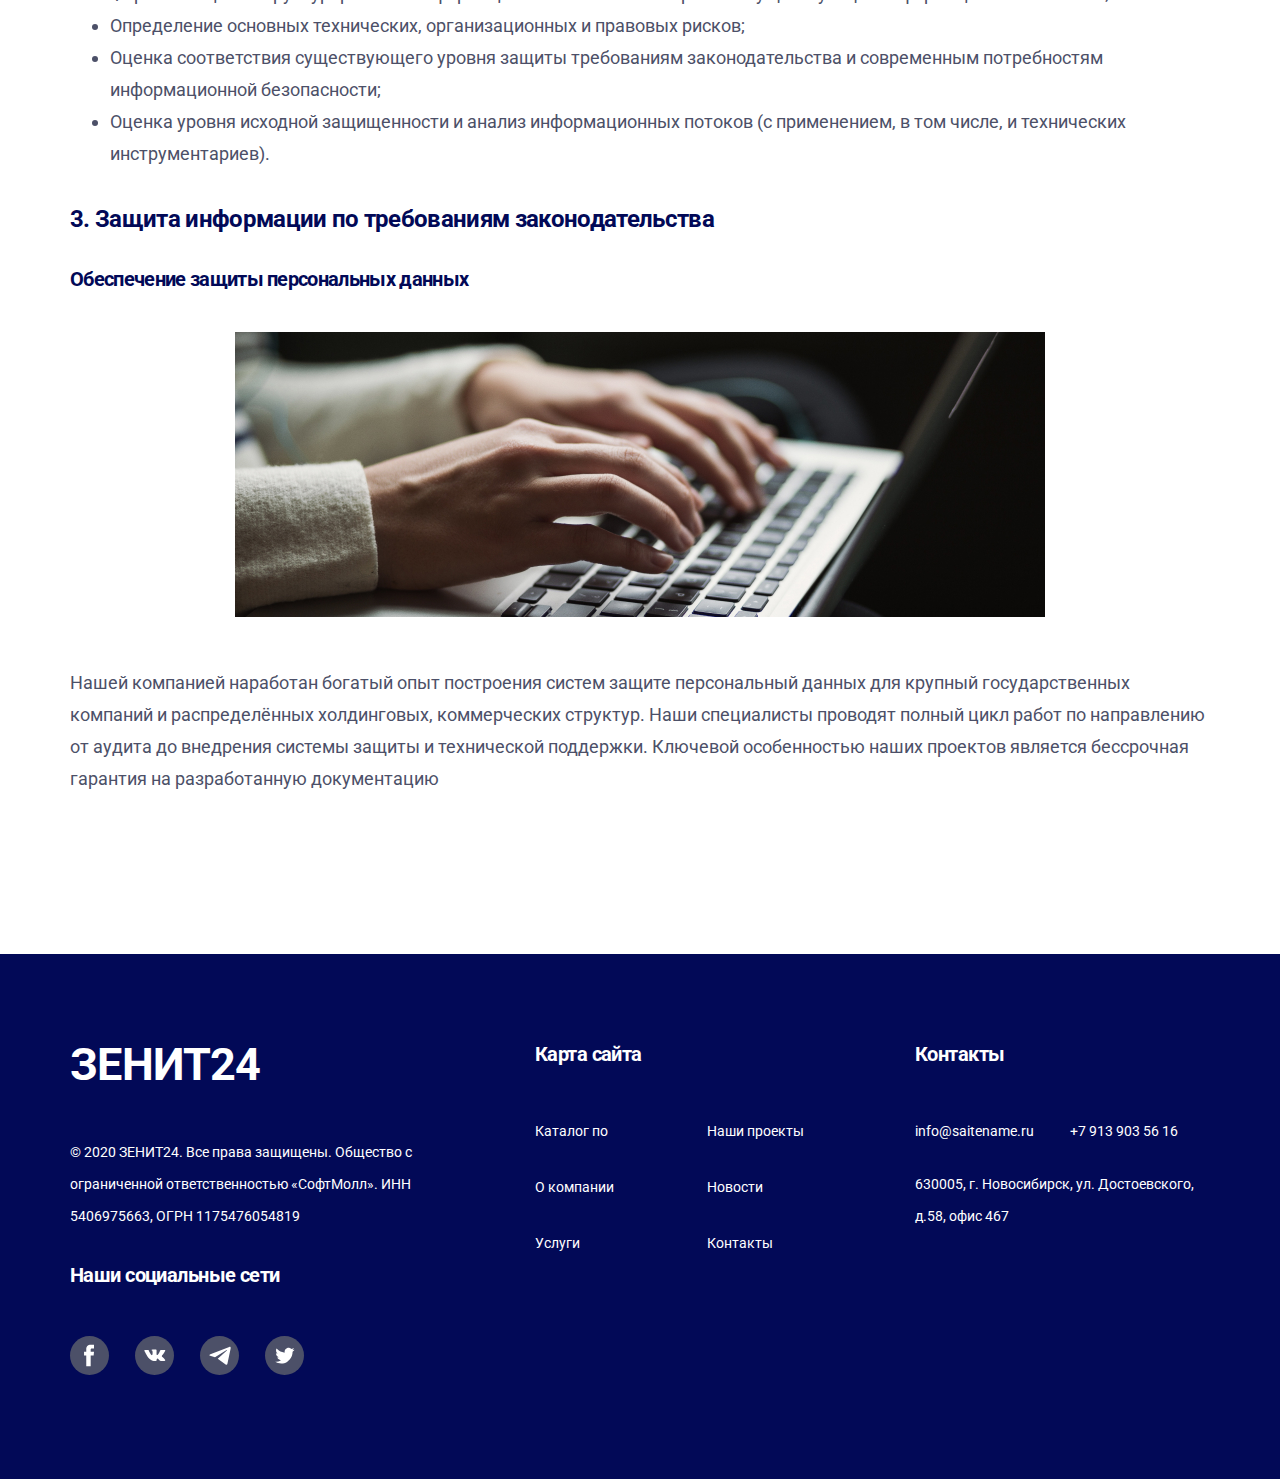
<file: text-example.html>
<!doctype html>
<html lang="ru">
<head>
    <title>ХАЧ</title>
    <meta charset="utf-8" />
    <meta http-equiv="X-UA-Compatible" content="IE=edge">
    <meta name="viewport" content="width=device-width, initial-scale=1, maximum-scale=1"/>
    <link rel="stylesheet" type="text/css" href="assets/app/css/slick-theme.css"/>
    <link rel="stylesheet" type="text/css" href="assets/app/css/slick.css"/>
    <link href="https://fonts.googleapis.com/css?family=Roboto:300,400,500,700&display=swap" rel="stylesheet">
    <link rel="stylesheet" href="assets/app/css/bootstrap.min.css">
    <!--<link rel="stylesheet" href="https://cdnjs.cloudflare.com/ajax/libs/tempusdominus-bootstrap-4/5.0.0-alpha14/css/tempusdominus-bootstrap-4.min.css" />-->
    <link rel="stylesheet" href="assets/app/css/main.css">
</head>
<body>

<header id="no-index">
    <div class="container">
        <div class="row">
            <a href="" class="header__logo">
                <p>Зенит24</p>
            </a>
            <div class="header__menu" id="">
                <nav class="navbar navbar-expand-lg navbar-light" id="menu">
                    <button class="navbar-toggler" type="button" data-toggle="collapse" data-target="#navbarToggler" aria-controls="navbarToggler" aria-expanded="false" aria-label="Toggle navigation">
                        <span class="navbar-toggler-icon"></span>
                    </button>
                    <div class="collapse navbar-collapse" id="navbarToggler">
                        <ul class="navbar-nav">
                            <li class="nav-item">
                                <a class="nav-link" href="#">Каталог ПО</a>
                            </li>
                            <li class="nav-item">
                                <a class="nav-link" href="#">О компании</a>
                            </li>
                            <li class="nav-item">
                                <a class="nav-link" href="#">Услуги</a>
                            </li>
                            <li class="nav-item">
                                <a class="nav-link" href="#">Наши проекты</a>
                            </li>
                            <li class="nav-item">
                                <a class="nav-link" href="#">Новости</a>
                            </li>
                            <li class="nav-item">
                                <a class="nav-link" href="#">Контакты</a>
                            </li>
                            <li class="nav-item">
                                <a class="nav-link" href="tel:89139999999">8 (913) 999 99 99</a>
                            </li>

                        </ul>
                    </div>
                </nav>
            </div>
            <div class="block__telephone">
                <a href="#">СРОЧНАЯ НОВОСТЬ</a>
            </div>
        </div>
        <!--<div class="row" style="display: none;">
            <div class="header__menu header__menu-mobile" id="header__menu__mobile">
                <nav class="navbar navbar-expand-lg navbar-light" id="menu__mobile">
                    <button class="navbar-toggler" type="button" data-toggle="collapse" data-target="#navbarToggler1" aria-controls="navbarToggler1" aria-expanded="false" aria-label="Toggle navigation">
                        <span class="navbar-toggler-icon"></span>
                    </button>
                    <div class="collapse navbar-collapse" id="navbarToggler1">
                        <ul class="navbar-nav">
                            <li class="nav-item">
                                <a class="nav-link" href="#">Главная</a>
                            </li>
                            <li class="nav-item">
                                <a class="nav-link" href="#">Услуги</a>
                            </li>
                            <li class="nav-item">
                                <a class="nav-link" href="#">Наши ценности</a>
                            </li>
                            <li class="nav-item">
                                <a class="nav-link" href="#">Команда</a>
                            </li>
                            <li class="nav-item">
                                <a class="nav-link" href="#">Контакты</a>
                            </li>
                        </ul>
                    </div>
                </nav>
            </div>
        </div>-->
    </div>
</header>

<section class="main-contacts main-text">
    <div class="container">
        <div class="row map-inf">
            <p><span class="map__no-active"><a href="#">Главная</a></span><span class="map__no-active"><a href="#">Услуги</a></span><span class="map__active"><a href="#">Проектирование и строительство</a></span></p>
        </div>
        <div class="row flex-column">
            <h3>
                Компания ООО «Зенит» предлагает сотрудничество на выгодных условиях по различным направлениям в сфере информационной безопасности:
            </h3>
            <p class="list">
                1. Анализ защищенности информационных ресурсов
            </p>
            <p class="basic">
                Компания Зенит оказывает услуги по анализу защищенности инфраструктуры компаний различных отраслей путем применения теста на проникновение (Pentest, пентест, penetration test).
                <br><br>
                Тест на проникновение (pentest или penetration test) – это комплекс методов оценки безопасности компьютерных систем или сетей (внутреннего и внешнего периметра) средствами моделирования атаки злоумышленника.
            </p>
            <p class="basic-bold">
                Задачи теста на проникновения:
            </p>
            <ul>
                <li>Выявить уязвимости внешнего периметра и осуществить проникновение во внутреннюю инфраструктуру Заказчика;</li>
                <li>Выявить уязвимости внутреннего периметра и получить максимальный контроль над информационной инфраструктурой предприятия;</li>
                <li>Осуществить проникновение в периметр организации с использование социальной инженерии и целевых вредоносных программ;</li>
                <li>Осуществить взлом сайта;</li>
                <li>Описать рекомендации по устранению выявленных уязвимостей</li>
            </ul>
            <p class="list">
                2. Аудит
            </p>
            <p class="basic">
                Основной целью проекта является определение актуальных рисков информационной безопасности в компании и формирование плана работ по их снижению. Работы по снижению рисков выражаются в построении оптимизированной системы защиты. Оптимизация достигается за счет решения целевых задач, выработанных в ходе аудита.
                <br><br>
                Второстепенная цель – выявление текущих инцидентов информационной безопасности и уровня защищенности информационных ресурсов компании. В рамках данных работ мы получаем информационный срез – “Как есть”.
            </p>
            <div class="block-citata">
                <div class="citata">
                    <p>
                        “Даже самое простое дело может потребовать услилий, затрат”
                    </p>
                    <p>
                        Виктор Ященко, Главный по цитатам
                    </p>
                </div>
            </div>
            <p class="basic-bold">
                Задачи проекта
            </p>
            <ul>
                <li>Формализация и структурирование информации по элементам и сервисам существующей информационной системы;</li>
                <li>Определение основных технических, организационных и правовых рисков;</li>
                <li>Оценка соответствия существующего уровня защиты требованиям законодательства и современным потребностям информационной безопасности;</li>
                <li>Оценка уровня исходной защищенности и анализ информационных потоков (с применением, в том числе, и технических инструментариев).</li>
            </ul>
            <p class="list">
                3. Защита информации по требованиям законодательства
            </p>
            <p class="basic-bold">
                Обеспечение защиты персональных данных
            </p>
            <div class="block-img">
                <img src="assets/app/img/main-text-img.jpg" alt="">
            </div>
            <p class="basic">
                Нашей компанией наработан богатый опыт построения систем защите персональный данных для крупный государственных компаний и распределённых холдинговых, коммерческих структур. Наши специалисты проводят полный цикл работ по направлению от аудита до внедрения системы защиты и технической поддержки. Ключевой особенностью наших проектов является бессрочная гарантия на разработанную документацию
            </p>
        </div>
    </div>
</section>

<footer>
    <div class="container">
        <div class="row">
            <div class="">
                <p id="logo__footer">ЗЕНИТ24</p>
                <p>
                    © 2020 ЗЕНИТ24. Все права защищены. Общество с ограниченной ответственностью «СофтМолл». ИНН 5406975663, ОГРН 1175476054819
                </p>
            </div>
            <div class="">
                <p>
                    Карта сайта
                </p>
                <div class="map__site">
                    <div class="left__block">
                        <a href="#">Каталог по</a>
                        <a href="#">О компании</a>
                        <a href="#">Услуги</a>
                    </div>
                    <div class="right__block">
                        <a href="#">Наши проекты</a>
                        <a href="#">Новости</a>
                        <a href="#">Контакты</a>
                    </div>
                </div>
            </div>
            <div class="">
                <p>
                    Контакты
                </p>
                <div class="contacts">
                    <a href="mailto:info@saitename.ru">info@saitename.ru</a><a href="tel:+7 913 903 56 16">+7 913 903 56 16</a>
                    <p>
                        630005, г. Новосибирск, ул. Достоевского, д.58, офис 467
                    </p>
                </div>
            </div>
            <div class="">
                <p>
                    Наши социальные сети
                </p>
                <div class="social">
                    <a href="#"><img src="assets/app/img/contacts-facebook.svg" alt=""></a>
                    <a href="#"><img src="assets/app/img/contacts-vk.svg" alt=""></a>
                    <a href="#"><img src="assets/app/img/contacts-tg.svg" alt=""></a>
                    <a href="#"><img src="assets/app/img/contacts-tw.svg" alt=""></a>
                </div>
            </div>
        </div>
    </div>
</footer>

<script src="assets/app/js/jquery-3.2.1.min.js"></script>
<!--<script src="https://cdnjs.cloudflare.com/ajax/libs/popper.js/1.12.3/umd/popper.min.js" integrity="sha384-vFJXuSJphROIrBnz7yo7oB41mKfc8JzQZiCq4NCceLEaO4IHwicKwpJf9c9IpFgh" crossorigin="anonymous"></script>-->
<script src="assets/app/js/bootstrap.min.js"></script>
<script type="text/javascript" src="assets/app/js/slick.min.js"></script>
<script src="assets/app/js/main.js"></script>

</body>
</html>
</file>
<file: assets/app/css/main.css>
p {
	margin: 0;
	padding: 0;
}
h1, h2, h3, h4, h5, h6 {
	margin: 0;
	padding: 0;
}

header {
	padding: 21px 0;
	position: fixed;
	top: 0;
	right: 0;
	left: 0;
	background: white;
	z-index: 2;
}

#no-index {
	border-bottom: 5px solid #F5F5F8;
}

header .row {
	align-items: center;
	justify-content: space-between;
}

.header__logo {
	margin-right: 72px;
}

.header__logo p {
	font-family: Roboto;
	font-style: normal;
	font-weight: bold;
	font-size: 22px;
	line-height: 26px;
	letter-spacing: -0.619718px;
	color: #020957;
	text-transform: uppercase;
}

.navbar {
	padding: 0;
}

.nav-link {
	font-family: Roboto;
	font-style: normal;
	font-weight: bold;
	font-size: 12px;
	line-height: 14px;
	letter-spacing: 1.5px;
	text-transform: uppercase;
	color: #020957!important;
	padding: 0!important;
	margin: 0 60px 0 0;
}

.nav-link:hover {
	color: #1574F6!important;
}

header .block__telephone a {
	width: 261px;
	height: 44px;
	background: #1574F6;
	border-radius: 5px;
	display: flex;
	justify-content: center;
	align-items: center;
	font-family: Roboto;
	font-style: normal;
	font-weight: bold;
	font-size: 12px;
	line-height: 14px;
	letter-spacing: 1.5px;
	text-transform: uppercase;
	color: #FFFFFF;
}

header .block__telephone a:hover {
	background: #F2F5FA;
	color: #1574F6;
	text-decoration: none;
}

.welcome {
	margin-top: 86px;
	padding: 167px 0 301px 0;
	background: linear-gradient(0deg, rgba(0, 0, 0, 0.6), rgba(0, 0, 0, 0.6)), url("../img/welcome.jpg");
}

.welcome .row {
	justify-content: space-between;
}

.welcome .block__text h1 {
	font-family: Roboto;
	font-style: normal;
	font-weight: bold;
	font-size: 72px;
	line-height: 100px;
	width: 730px;
	color: #FFFFFF;
}

.welcome .block__text p {
	font-family: Roboto;
	font-style: normal;
	font-weight: normal;
	font-size: 18px;
	line-height: 32px;
	letter-spacing: -0.507042px;
	color: #FFFFFF;
	margin: 39px 0 81px 0;
}

.welcome .block__text a {
	width: 261px;
	height: 56px;
	background: #1574F6;
	border-radius: 5px;

	font-family: Roboto;
	font-style: normal;
	font-weight: bold;
	font-size: 12px;
	line-height: 14px;
	letter-spacing: 1.5px;
	text-transform: uppercase;
	color: #FFFFFF;

	display: flex;
	justify-content: center;
	align-items: center;
}

.welcome .block__text a:hover {
	background: #F2F5FA;
	color: #1574F6;
	text-decoration: none;
}

.welcome .block__links a {
	width: 55px;
	height: 55px;

	background: #FFFFFF;
	border: 1px solid rgba(15, 17, 32, 0.15);
	border-radius: 50%;
	display: flex;
	justify-content: center;
	align-items: center;

	margin-bottom: 32px;
}

.welcome .block__links a:hover {
	background: #1574F6;
}

.welcome .block__links a:hover img {
	filter: invert(1);
}

.directions {
	padding: 100px 0 0 0;
	background-image: url("../img/directions.png");
	background-repeat: no-repeat;
	background-position-x: right;
	background-color: #1574F6;
}

.directions__blue {
	height: 286px;
	background: #020957;
}

.directions h2 {
	font-family: Roboto;
	font-style: normal;
	font-weight: bold;
	font-size: 48px;
	line-height: 56px;
	text-align: center;
	letter-spacing: -1.35211px;
	color: #F2F5FA;

	margin-bottom: 50px;
}

.directions .text__after-h2 {
	font-family: Roboto;
	font-style: normal;
	font-weight: normal;
	font-size: 18px;
	line-height: 32px;
	text-align: center;
	letter-spacing: -0.507042px;
	color: #F2F5FA;

	margin-bottom: 166px;
}

.directions .blocks-directions {
	width: 100%;
	display: flex;
	justify-content: space-between;
	position: relative;
	bottom: -67px;
}

.directions .blocks-directions div {
	padding: 76px 31px 67px 30px;

	display: flex;
	flex-direction: column;
	align-items: center;
	justify-content: space-between;
	
	position: relative;

	width: 370px;
	height: 523px;
	background: #FFFFFF;
	box-shadow: inset -1px 0px 0px rgba(0, 0, 0, 0.0669441);
}

.directions .blocks-directions div p {
	font-family: Roboto;
	font-style: normal;
	font-weight: normal;
	font-size: 16px;
	line-height: 32px;
	text-align: center;
	letter-spacing: -0.450704px;
	color: #4C5068;

	top: 195px;
	left: 31px;
	right: 30px;
	
	position: absolute;
}

.directions .blocks-directions div h4 {
	font-family: Roboto;
	font-style: normal;
	font-weight: bold;
	font-size: 25px;
	line-height: 29px;
	text-align: center;
	letter-spacing: -0.676057px;
	color: #020957;
}

.directions .blocks-directions div a {
	width: 208px;
	height: 56px;
	display: flex;
	justify-content: center;
	align-items: center;
	border: 1px solid #F2F5FA;
	border-radius: 5px;

	font-family: Roboto;
	font-style: normal;
	font-weight: bold;
	font-size: 12px;
	line-height: 14px;
	/* identical to box height */
	letter-spacing: 1.5px;
	text-transform: uppercase;
	color: #1574F6;
}

.directions .blocks-directions div a:hover {
	background: #F2F5FA;
	text-decoration: none;
}

.news {
	padding: 79px 0 101px 0;
	background: #F2F5FA;
}

.news h2 {
	font-family: Roboto;
	font-style: normal;
	font-weight: bold;
	font-size: 48px;
	line-height: 56px;
	text-align: center;
	letter-spacing: -1.35211px;
	color: #020957;

	margin-bottom: 30px;
}

.news .row:nth-child(2) a {
	font-family: Roboto;
	font-style: normal;
	font-weight: bold;
	font-size: 16px;
	line-height: 28px;
	display: flex;
	align-items: center;
	color: #1574F6;

	margin-top: 32px;
	margin-bottom: 48px;
}

.news .text__after-h2 {
	width: 586px;
	font-family: Roboto;
	font-style: normal;
	font-weight: normal;
	font-size: 18px;
	line-height: 32px;
	text-align: center;
	letter-spacing: -0.507042px;
	color: #4C5068;
}

.news .row:nth-child(2) a:hover {
	text-decoration: none;
}

.news .row:nth-child(2) a span {
	margin-left: 25px;
}

.index-slider {
	width: 100%;
}

.slick-list {
	overflow: hidden;
}

.index-slider .slide__block {
	width: 100%;
	display: flex;
	justify-content: center;
}

.index-slider .slide {
	width: 354px!important;
	height: 562px;
	background: #FFFFFF;
	box-shadow: 0px 5px 8px rgba(0, 0, 0, 0.1);
	border-radius: 3px;
	margin-bottom: 10px;
}

.index-slider .slide img {
	max-width: 100%;
}

.index-slider .slide .block__text {
	padding: 22px 23px 38px 23px;
	display: flex;
	flex-direction: column;
	justify-content: space-between;
	align-items: center;
}

.index-slider .slide .block__text h5 {
	font-family: Roboto;
	font-style: normal;
	font-weight: bold;
	font-size: 20px;
	line-height: 32px;
	letter-spacing: -0.56338px;
	color: #020957;

	margin-bottom: 22px;
}

.index-slider .slide .block__text p {
	font-family: Roboto;
	font-style: normal;
	font-weight: normal;
	font-size: 16px;
	line-height: 32px;
	letter-spacing: -0.450704px;
	color: #4C5068;
}

.slick-dots {
	position: inherit;
	bottom: 0;

	margin-top: 152px;
}

.slick-dots li {
	width: 14px;
	height: 14px;
	margin: 0 8px;
}

.slick-dots li button {
	width: 14px;
	height: 14px;
}

.slick-dots li button:before {
	font-size: 24px;
	line-height: 20px;
	position: absolute;
	top: 0;
	left: 0;
	width: 14px;
	height: 14px;
	text-align: center;
	color: #020957;
	opacity: 0.2;
}

.slick-dots li.slick-active button:before {
	opacity: 1;
	font-size: 48px;
	color: #1574F6;
}

.slick-dots li button:hover:before {
	color: #1574F6;
}

.projects {
	width: 100%;
	height: 100%;
	padding: 160px 0 250px 0;
	background-image: url("../img/projects-back-left.jpg");
    background-color: #020957;
    background-position: left;
    background-repeat: repeat-y;
}

.projects h2 {
    font-family: Roboto;
    font-style: normal;
    font-weight: bold;
    font-size: 48px;
    line-height: 56px;
    text-align: center;
    letter-spacing: -1.35211px;
    color: #FFFFFF;
    margin-bottom: 50px;
}

.projects .text__after-h2 {
    font-family: Roboto;
    font-style: normal;
    font-weight: normal;
    font-size: 18px;
    line-height: 32px;
    text-align: center;
    letter-spacing: -0.507042px;
    color: #FFFFFF;
    width: 640px;

    margin-bottom: 160px;
}

.projects .projects-slider {
	width: 100%;
}

.projects .slider__block {
	width: 100%;
}

.projects .slide {
	width: 1480px;
	display: flex;
	justify-content: space-between;
}

.projects .text__block {
	width: 700px;
}

.projects .slide h5 {
	font-family: Roboto;
	font-style: normal;
	font-weight: bold;
	font-size: 48px;
	line-height: 56px;
	letter-spacing: -1.35211px;
	color: #FFFFFF;

	margin-top: 20px;
}

.projects .slide a {
	font-family: Roboto;
	font-style: normal;
	font-weight: bold;
	font-size: 16px;
	line-height: 28px;
	/* identical to box height, or 175% */
	display: flex;
	align-items: center;
	color: #FFFFFF;
}

.projects .slide a:hover {
	text-decoration: none;
	cursor: pointer;
}

.projects .slide a img {
	margin-left: 23px;
}

.projects .slide .block-p {
	display: flex;
}

.projects .slide .p-slide-index {
	width: 700px;

	font-family: Roboto;
	font-style: normal;
	font-weight: normal;
	font-size: 18px;
	line-height: 32px;
	color: #FFFFFF;
	margin-bottom: 39px;
}

.projects .slide .block-p p {
	font-family: Roboto;
	font-style: normal;
	font-weight: normal;
	font-size: 16px;
	line-height: 28px;
	margin-top: 33px;
	margin-bottom: 39px;
	color: #8488BA;
}

.projects .slide .block-p p:first-child {
	margin-right: 39px;
}

.slider__div {
	position: relative;
	width: 100%;
}

.slider__div .arrows {
	position: absolute;
	bottom: 0;
	left: 779px;
	display: flex;
}

.slider__div .arrows .prev {
	margin-right: 63px;
}

.slider__div .arrows .prev, .slider__div .arrows .next {
	font-family: Roboto;
	font-style: normal;
	font-weight: bold;
	font-size: 16px;
	line-height: 28px;
	display: flex;
	align-items: center;
	color: #8488BA;
}

.slider__div .arrows .prev:hover, .slider__div .arrows .next:hover {
	color: #FFFFFF;
	cursor: pointer;
}

.slider__div .arrows .prev img {
	margin-right: 25px;
}

.slider__div .arrows .next img {
	margin-left: 25px;
}

.slider__div .arrows .prev img:first-child {
	transform: rotate(180deg);
	display: none;
}

.slider__div .arrows .next img:last-child {
	transform: rotate(180deg);
}

.slider__div .arrows .next img:first-child {
	display: none;
}

.slider__div .arrows .prev:hover img:first-child {
	 display: inline-block;
}

.slider__div .arrows .prev:hover img:last-child {
	display: none;
}

.slider__div .arrows .next:hover img:first-child {
	display: inline-block;
}

.slider__div .arrows .next:hover img:last-child {
	display: none;
}

.about-company {
	background-image: url("../img/about-company__back.jpg");
	background-repeat: no-repeat;
	background-position: left top 216px;
}

.about-company .row:first-child {
	padding: 70px 0;
}

.about-company .row:last-child {
	justify-content: space-between;
	align-items: center;
	padding: 320px 0 370px 0;
}

.about-company .row:last-child .block__text h2 {
	font-family: Roboto;
	font-style: normal;
	font-weight: bold;
	font-size: 48px;
	line-height: 56px;
	letter-spacing: -1.35211px;
	max-width: 622px;
	color: #FFFFFF;
	height: 137px;
}

.about-company .row:last-child .block__text .text__after-h2 {
	max-width: 593px;

	font-family: Roboto;
	font-style: normal;
	font-weight: normal;
	font-size: 18px;
	line-height: 32px;
	letter-spacing: -0.507042px;
	color: #FFFFFF;
	margin: 31px 0 82px 0;
}

.about-company .row:last-child .block__text a {
	font-family: Roboto;
	font-style: normal;
	font-weight: bold;
	font-size: 12px;
	line-height: 14px;
	letter-spacing: 1.5px;
	text-transform: uppercase;
	color: #FFFFFF;
	display: flex;
	justify-content: center;
	align-items: center;
	width: 261px;
	height: 56px;
	background: #020957;
	border-radius: 5px;
}

.about-company .row:last-child .block__text a:hover {
	background: #F2F5FA;
	color: #1574F6;
	text-decoration: none;
}

.about-company .row:last-child .block__img {
	position: relative;
}

.about-company .row:last-child .block__img .mini-text {
	font-family: Roboto;
	font-style: normal;
	font-weight: bold;
	font-size: 18px;
	line-height: 32px;
	letter-spacing: -0.507042px;
	color: #020957;
	position: absolute;
	bottom: -62px;
	right: 0;
}

footer {
	padding: 84px 0 104px 0;
	background: #020957;
}

footer .row {
	justify-content: space-between;
}

footer #logo__footer {
	font-family: Roboto;
	font-style: normal;
	font-weight: bold;
	font-size: 45px;
	line-height: 53px;
	letter-spacing: -0.619718px;
	color: #FFFFFF;
}

footer p, footer a {
	font-family: Roboto;
	font-style: normal;
	font-weight: normal;
	font-size: 14px;
	line-height: 32px;
	/* or 229% */
	color: #FFFFFF;
}

footer a:hover {
	text-decoration: none;
	color: #FFFFFF;
}

footer p:first-child {
	font-family: Roboto;
	font-style: normal;
	font-weight: bold;
	font-size: 20px;
	line-height: 32px;
	letter-spacing: -0.56338px;
	color: #FFFFFF;
}

footer div:first-child p:first-child {
	margin-bottom: 44px;
}

footer div:first-child p:last-child {
	width: 354px;
}

footer div:nth-child(2) p:first-child {
	margin-bottom: 36px;
}

footer div .contacts a:first-child {
	margin-right: 36px;
}

footer div:nth-child(3) .contacts p {
	margin-top: 21px;
	width: 295px;
}

footer div:nth-child(3) p:first-child {
	margin-bottom: 39px;
}

footer div:last-child p:first-child {
	margin-bottom: 45px;
}

footer .map__site {
	display: flex;
}

footer .map__site div {
	display: flex;
	flex-direction: column;
}

footer .map__site .left__block {
	margin-right: 93px;
}

footer .map__site div a {
	margin-bottom: 24px;
}

footer .social {
	display: flex;
	justify-content: space-between;
}

footer .social a {
	width: 39px;
	height: 39px;
	background: #4C5068;
	border-radius: 100px;
	display: flex;
	justify-content: center;
	align-items: center;
	margin-right: 26px;
}

footer .social a:last-child {
	margin-right: 0;
}

footer .map__site div a:last-child {
	margin-bottom: 0;
}

.main-directions {
	padding-top: 51px;
	padding-bottom: 74px;
	margin-top: 86px;
}

.map-inf {
	margin-bottom: 48px;
}

.map-inf .map__no-active:after {
	content: "/";
	margin: 0 5px;
}

.map-inf .map__no-active a, .map-inf .map__active a {
	font-family: Roboto;
	font-style: normal;
	font-weight: normal;
	font-size: 14px;
	line-height: 32px;
	color: #4C5068;
}

.map-inf .map__no-active a:hover, .map-inf .map__active a:hover {
	color: #020957;
	text-decoration: none;
}

.main-headings {
	flex-direction: column;
}

.main-headings h2 {
	font-family: Roboto;
	font-style: normal;
	font-weight: bold;
	font-size: 48px;
	line-height: 56px;
	letter-spacing: -1.35211px;
	color: #020957;
}

.main-headings .text__after-h2 {
	font-family: Roboto;
	font-style: normal;
	font-weight: normal;
	font-size: 18px;
	line-height: 32px;
	letter-spacing: -0.507042px;
	color: #4C5068;
	margin-top: 31px;
	margin-bottom: 85px;
}

.main-directions-content {
	justify-content: space-between;
}

.main-directions-content .block {
	width: 715px;
	height: 620px;
	background: #FFFFFF;
	box-shadow: 0px 5px 8px rgba(0, 0, 0, 0.1);
	border-radius: 3px;
	margin-bottom: 46px;
}

.main-directions-content .block:hover {
	box-shadow: 0px 30px 30px rgba(0, 0, 0, 0.1);
}

.main-directions-content .block img {
	max-width: 100%;
}

.main-directions-content .block .block__text {
	padding: 49px 0 52px 0;
	display: flex;
	flex-direction: column;
	align-items: center;
}

.main-directions-content .block .block__text h3 {
	font-family: Roboto;
	font-style: normal;
	font-weight: bold;
	font-size: 26px;
	line-height: 30px;
	text-align: center;
	letter-spacing: -0.676057px;
	color: #020957;
}

.main-directions-content .block .block__text p {
	font-family: Roboto;
	font-style: normal;
	font-weight: normal;
	font-size: 16px;
	line-height: 32px;
	text-align: center;
	letter-spacing: -0.450704px;
	color: #4C5068;
	width: 560px;
	margin: 18px 0;
}

.main-directions-content .block .block__text a {
	font-family: Roboto;
	font-style: normal;
	font-weight: bold;
	font-size: 12px;
	line-height: 14px;
	letter-spacing: 1.5px;
	text-transform: uppercase;
	color: #1574F6;
	width: 210px;
	height: 55px;
	border: 1px solid #F2F5FA;
	border-radius: 5px;
	display: flex;
	justify-content: center;
	align-items: center;
}

.main-directions-content .block .block__text a:hover {
	background: #F2F5FA;
	text-decoration: none;
}

.main-projects {
	padding: 50px 0 120px 0;
	margin-top: 86px;
}

.main-projects .text__after-h2 {
	width: 916px;
}

.main-projects-content .block {
	display: flex;
	justify-content: space-between;
	width: 100%;
	margin-bottom: 200px;
}

.main-projects-content .block img {
	max-width: 100%;
}

.main-projects-content .block:last-child {
	margin-bottom: 0;
}

.main-projects-content .block .text__block {
	width: 701px;
}

.main-projects-content .block .text__block h3 {
	font-family: Roboto;
	font-style: normal;
	font-weight: bold;
	font-size: 48px;
	line-height: 56px;
	letter-spacing: -1.35211px;
	color: #020957;
	margin-top: 26px;
}

.main-projects-content .block .text__block .block-p {
	display: flex;
}

.main-projects-content .block .text__block .block-p p {
	font-family: Roboto;
	font-style: normal;
	font-weight: normal;
	font-size: 16px;
	line-height: 28px;
	color: #8488BA;
	margin: 33px 0 39px 0;
}

.main-projects-content .block .text__block .block-p p:first-child {
	margin-right: 39px;
}

.main-projects-content .block .text__block .main-p {
	font-family: Roboto;
	font-style: normal;
	font-weight: normal;
	font-size: 18px;
	line-height: 32px;
	color: #020957;
	width: 701px;
	margin-bottom: 87px;
}

.main-projects-content .block .text__block a {
	font-family: Roboto;
	font-style: normal;
	font-weight: bold;
	font-size: 16px;
	line-height: 28px;
	display: flex;
	align-items: center;
	color: #020957;
}

.main-projects-content .block .text__block a:hover {

}

.main-projects-content .block .text__block a img {
	margin-left: 23px;
}

.more__projects {
	font-family: Roboto;
	font-style: normal;
	font-weight: bold;
	font-size: 16px;
	line-height: 28px;
	display: flex;
	align-items: center;
	justify-content: center;
	color: #F2F5FA;
	width: 261px;
	height: 56px;
	background: #020957;
	border-radius: 5px;

	margin-top: 120px;
}

.more__projects:hover {
	color: #1574F6;
	background: #F2F5FA;
	text-decoration: none;
}

.main-news-content {
	justify-content: space-between;
}

.main-news-content .block {
	width: 469px;
	height: 740px;
	background: #FFFFFF;
	box-shadow: 0px 5px 8px rgba(0, 0, 0, 0.1);
	border-radius: 3px;
	margin-bottom: 90px;
}

.main-news-content .block:hover {
	box-shadow: 0px 30px 30px rgba(0, 0, 0, 0.1);

}

.main-news-content .block img {
	max-width: 100%;
}

.main-news-content .block .text__block {
	padding: 15px 30px 28px 31px;
}

.main-news-content .block .text__block h3 {
	font-family: Roboto;
	font-style: normal;
	font-weight: bold;
	font-size: 20px;
	line-height: 32px;
	letter-spacing: -0.56338px;
	color: #020957;
}

.main-news-content .block .text__block .date__block {
	margin-bottom: 3px;
}

.main-news-content .block .text__block .date__block span {
	font-family: Roboto;
	font-style: normal;
	font-weight: normal;
	font-size: 16px;
	line-height: 32px;
	letter-spacing: -0.450704px;
	color: #4C5068;
}

.main-news-content .block .text__block .main-p {
	font-family: Roboto;
	font-style: normal;
	font-weight: normal;
	font-size: 16px;
	line-height: 32px;
	letter-spacing: -0.450704px;
	color: #4C5068;

	margin: 21px 0 9px 0;
}

.main-news-content .block .text__block .block-a {
	display: flex;
	width: 100%;
	justify-content: center;
}

.main-news-content .block .text__block a {
	font-family: Roboto;
	font-style: normal;
	font-weight: bold;
	font-size: 12px;
	line-height: 14px;
	letter-spacing: 1.5px;
	text-transform: uppercase;
	color: #1574F6;
	display: flex;
	justify-content: center;
	align-items: center;
	width: 208px;
	height: 56px;
	border: 1px solid #F2F5FA;
	border-radius: 5px;
}

.main-news-content .block .text__block a:hover {
	text-decoration: none;
	background: #F2F5FA;
}

.main-projects .more__projects {
	margin-top: 30px!important;
}

.main-solutions {
	padding-top: 50px;
	margin-top: 86px;
}

.main-solutions .solutions-content {
	display: flex;
	justify-content: space-between;
	margin-bottom: 83px;
}

.main-solutions .solutions-content .block {
	width: 454px;
	height: 473px;
	background: #FFFFFF;
	box-shadow: 0px 5px 8px rgba(0, 0, 0, 0.1);
	border-radius: 3px;
	padding: 38px 26px 37px 21px;
}

.main-solutions .solutions-content .block .a_s-block {
	margin-bottom: 52px;
}

.main-solutions .solutions-content .block .a_s-block a {
	display: inline-block;
	margin-right: 27px;
	margin-bottom: 18px;
	font-family: Roboto;
	font-style: normal;
	font-weight: normal;
	font-size: 18px;
	line-height: 32px;
	text-decoration-line: underline;
	color: #020957;
}

.main-solutions .solutions-content .block h3 {
	font-family: Roboto;
	font-style: normal;
	font-weight: bold;
	font-size: 25px;
	line-height: 29px;
	letter-spacing: -0.676057px;
	color: #020957;
}

.main-solutions .solutions-content .block p {
	font-family: Roboto;
	font-style: normal;
	font-weight: normal;
	font-size: 16px;
	line-height: 32px;
	letter-spacing: -0.450704px;
	color: #4C5068;
	margin: 25px 0 40px 0;
}

.main-solutions .solutions-content .block .block-solution-a {
	display: flex;
	justify-content: center;
	width: 100%;
}

.main-solutions .solutions-content .block .block-solution-a a {
	width: 208px;
	height: 56px;
	border: 1px solid #F2F5FA;
	border-radius: 5px;

	font-family: Roboto;
	font-style: normal;
	font-weight: bold;
	font-size: 12px;
	line-height: 14px;
	letter-spacing: 1.5px;
	text-transform: uppercase;
	color: #1574F6;
	display: flex;
	justify-content: center;
	align-items: center;
}

.main-solutions .solutions-content .block .block-solution-a a:hover {
	background: #F2F5FA;
	text-decoration: none;
}

.products .products-head h2 {
	font-family: Roboto;
	font-style: normal;
	font-weight: bold;
	font-size: 24px;
	line-height: 28px;
	text-align: center;
	letter-spacing: -0.676057px;
	margin-bottom: 50px;
	color: #020957;
}

.products .products-content {
	padding-bottom: 114px;
}

.products .products-content h4 {
	font-family: Roboto;
	font-style: normal;
	font-weight: normal;
	font-size: 18px;
	line-height: 32px;
	margin-bottom: 50px;
	color: #020957;
}

.products .products-content .block-content {
	display: flex;
	justify-content: space-between;
	width: 100%;
	flex-wrap: wrap;
}

.products .products-content .block-content .block {
	width: 339px;
	height: 149px;
	display: flex;
	justify-content: center;
	align-items: center;
	background: #FFFFFF;
	box-shadow: 0px 5px 8px rgba(0, 0, 0, 0.1);
	border-radius: 3px;
	margin-bottom: 50px;
}

.main-contacts {
	margin-top: 86px;
	padding-top: 50px;
	padding-bottom: 124px;
    background: url("../img/contacts-back.png") no-repeat right top -5px;
}

.main-contacts .contacts-content {
    display: flex;
    justify-content: space-between;
}

.main-contacts .contacts-content form {
    display: flex;
    flex-direction: column;
}

.main-contacts .contacts-content form input {
    width: 760px;
    height: 50px;
    background: #FFFFFF;
    border: 1px solid #D6D6E0;
    border-radius: 3px;
    margin-bottom: 25px;

    font-family: Roboto;
    font-style: normal;
    font-weight: normal;
    font-size: 16px;
    line-height: 32px;
    color: #4C5068;
    padding-left: 15px;
}

.main-contacts .contacts-content form textarea {
    resize: none;
    height: 220px;
    background: #FFFFFF;
    border: 1px solid #D6D6E0;
    border-radius: 3px;
    margin-bottom: 50px;

    font-family: Roboto;
    font-style: normal;
    font-weight: normal;
    font-size: 16px;
    line-height: 32px;
    color: #4C5068;
    padding-left: 15px;
}

.main-contacts .contacts-content form button {
    height: 56px;
    background: #020957;
    border-radius: 5px;

    font-family: Roboto;
    font-style: normal;
    font-weight: bold;
    font-size: 12px;
    line-height: 14px;
    letter-spacing: 1.5px;
    text-transform: uppercase;
    color: #FFFFFF;
    border: none;
}

.main-contacts .contacts-content form button:hover {
    background: #F2F5FA;
    color: #1574F6;
    cursor: pointer;
}

.main-contacts .contacts-content .contacts-inf p, .main-contacts .contacts-content .contacts-inf a {
    font-family: Roboto;
    font-style: normal;
    font-weight: normal;
    font-size: 18px;
    line-height: 35px;
    letter-spacing: -0.450704px;
    color: #4C5068;
}

.main-contacts .contacts-content .contacts-inf h2 {
    font-family: Roboto;
    font-style: normal;
    font-weight: bold;
    font-size: 48px;
    line-height: 56px;
    letter-spacing: -1.35211px;
    color: #020957;
    margin-bottom: 19px;
}

.main-contacts .contacts-content .contacts-inf .block__main-inf {
    display: flex;
    margin: 25px 0;
}

.main-contacts .contacts-content .contacts-inf .block__main-inf .left p {
    width: 250px;
    margin-right: 135px;
}

.main-contacts .contacts-content .contacts-inf .block__main-inf .right {
    display: flex;
    flex-direction: column;
}

.main-contacts .contacts-content .contacts-inf .block__main-inf .right a:first-child {
    font-weight: bold;
}

.main-contacts .contacts-content .contacts-inf .requisites-p {
    margin-bottom: 19px;
}

.main-contacts .contacts-content .contacts-inf .contacts-society p {
    font-family: Roboto;
    font-style: normal;
    font-weight: bold;
    font-size: 20px;
    line-height: 32px;
    color: #020957;
    margin-bottom: 19px;
}

.main-contacts .contacts-content .contacts-inf .contacts-society .block-a {
    display: flex;
}

.main-contacts .contacts-content .contacts-inf .contacts-society .block-a a {
    width: 46px;
    height: 46px;
    display: flex;
    justify-content: center;
    align-items: center;
    background: #4C5068;
    margin-right: 30px;
}

.main-contacts .contacts-content .contacts-inf .contacts-society .block-a a:last-child {
    margin-right: 0;
}

.main-contacts .contacts-content .contacts-inf .contacts-society .block-a a:hover {
    background: #1574F6;
}

.main-map iframe {
	height: 684px;
}

.news-about-company {
	background: white;
}

.news-about-company .row:first-child {
	align-items: start!important;
}

.news-about-company .row:first-child .text__after-h2 {
	text-align: start;
}

.main-about-company {
	background: none;
    padding-bottom: 85px;
}

.main-about-company h2 {
    font-family: Roboto;
    font-style: normal;
    font-weight: bold;
    font-size: 48px;
    line-height: 56px;
    letter-spacing: -1.35211px;
    color: #020957;

    margin-bottom: 50px;
}

.main-about-company p {
    font-family: Roboto;
    font-style: normal;
    font-weight: normal;
    font-size: 18px;
    line-height: 32px;
    color: #4C5068;
    margin-bottom: 32px;
}

.main-about-company p.bolder {
    font-weight: bold;
}

.main-about-company img {
    max-width: 100%;
    margin: 54px 0 75px 0;
}

.main-text {
    background: none;
}

.main-text h3 {
    font-family: Roboto;
    font-style: normal;
    font-weight: bold;
    font-size: 28px;
    line-height: 33px;
    letter-spacing: -1.35211px;
    color: #020957;
    margin-bottom: 40px;
}

.main-text .map-inf {
    margin-bottom: 0;
}

.main-text p {
    margin-bottom: 35px;
}

.main-text .list {
    font-family: Roboto;
    font-style: normal;
    font-weight: bold;
    font-size: 24px;
    line-height: 28px;
    letter-spacing: -0.676057px;
    color: #020957;
}

.main-text .basic {
    font-family: Roboto;
    font-style: normal;
    font-weight: normal;
    font-size: 18px;
    line-height: 32px;
    color: #4C5068;
}

.main-text .basic-bold {
    font-family: Roboto;
    font-style: normal;
    font-weight: bold;
    font-size: 20px;
    line-height: 23px;
    letter-spacing: -0.676057px;
    color: #020957;

    margin-bottom: 41px;
}

.main-text ul {
    margin-bottom: 35px;
}

.main-text ul li {
    font-family: Roboto;
    font-style: normal;
    font-weight: normal;
    font-size: 18px;
    line-height: 32px;
    color: #4C5068;
}

.main-text .block-citata {
    width: 100%;
    display: flex;
    justify-content: center;
}

.main-text .block-citata .citata {
    padding: 45px 75px;
    background: #F9F9F9;
	margin: 65px 0 100px 0;
}

.main-text .block-citata .citata p:first-child {
    font-family: Roboto;
    font-style: normal;
    font-weight: bold;
    font-size: 20px;
    line-height: 32px;
    letter-spacing: -0.56338px;
    color: #020957;

    margin-bottom: 15px;
}

.main-text .block-citata .citata p:last-child {
    font-family: Roboto;
    font-style: normal;
    font-weight: normal;
    font-size: 18px;
    line-height: 32px;
    color: #4C5068;
    margin-bottom: 0;
}

.main-text .block-img {
    display: flex;
    justify-content: center;
	margin-bottom: 50px;
}

.main-text .block-img img {
    max-width: 100%;
    margin-right: 30px;
}

.main-text .block-img img:last-child {
    margin-right: 0;
}

.block-manufacturer {
	display: flex;
	flex-wrap: wrap;

	margin-bottom: 50px;
}

.block-manufacturer .block-img-manufacturer {
	width: 395px;
	height: 200px;
	display: flex;
	justify-content: center;
	align-items: center;
	background: #F0F0F0;

	margin-right: 70px;
}

.block-manufacturer .block-img-manufacturer img {
	max-width: 100%;
}

.block-manufacturer .block-text-manufacturer h5 {
	font-family: Roboto;
	font-style: normal;
	font-weight: bold;
	font-size: 48px;
	line-height: 56px;
	letter-spacing: -1.35211px;
	color: #020957;

	margin-bottom: 28px;
}

.block-manufacturer .block-text-manufacturer a {
	font-family: Roboto;
	font-style: normal;
	font-weight: normal;
	font-size: 18px;
	line-height: 32px;
	text-decoration-line: underline;
	color: #020957;
}

.main-text-2 {
	padding-bottom: 241px;
}

@media (min-width: 1500px) {
	.container {
		max-width: 1480px;
	}
}

@media (max-width: 1920px) {
	.header__logo {
		margin-right: 20px;
	}
	.nav-link {
		margin: 0 20px 0 0;
	}
}

@media (max-width: 1500px) {
	.main-contacts .contacts-content {
		flex-direction: column-reverse;
		align-items: center;
	}
	.main-contacts .contacts-content form {
		margin-top: 50px;
	}
	.main-contacts .contacts-content form input {
		width: 549px;
	}
	.main-projects-content .block {
		flex-direction: column;
		justify-content: center;
	}
	.main-directions-content {
		justify-content: center;
	}
	.main-solutions .solutions-content {
		justify-content: space-around;
	}
	.main-solutions .solutions-content .block {
		margin-bottom: 40px;
	}
	.slick-dots {
		margin-top: 30px;
	}

	.projects .slide .p-slide-index {
		width: 400px;
	}
	.projects .slide {
		width: 1000px;
		align-items: center;
	}
	.slick-slide .main-slide-img {
		width: 400px;
		height: 100%;
	}
	.projects .slide h5 {
		font-size: 40px;
	}
	.projects .text__block {
		width: 450px;
	}
	.about-company .row:last-child {
		padding-top: 100px;
		padding-bottom: 100px;
		justify-content: center;
	}
	.slider__div .arrows {
		bottom: -100px;
		display: flex;
		justify-content: center;
		width: 100%;
		left: 0;
		right: 0;
	}
	.projects {
		background-position: left -200px top 0;
	}
	.projects .text__after-h2 {
		margin-bottom: 100px;
	}
	.about-company .row:last-child .block__text h2 {
		text-align: center;
	}
	.about-company .row:last-child .block__text {
		margin-bottom: 50px;
		display: flex;
		flex-direction: column;
		align-items: center;
	}
	.about-company {
		background-position: left -100px top 200px;
	}
}

@media (max-width: 1199px) {
	.projects .slide {
		width: 100%;
		align-items: center;
	}
	header .row {
		flex-direction: column;
		align-items: center;
	}
	.welcome {
		margin-top: 156px;
	}
	header .header__menu {
		margin: 15px 0;
	}
	.header__logo {
		margin: 0;
	}
	.directions .blocks-directions {
		flex-wrap: wrap;
		justify-content: space-around;
	}
	.directions .text__after-h2 {
		margin-bottom: 25px;
	}
	.directions .blocks-directions div {
		margin-bottom: 20px;
	}
	footer .map__site .left__block {
		margin-right: 25px;
	}
	.main-projects,.main-solutions, .main-directions, .main-contacts {
		margin-top: 161px;
	}
	.main-map iframe {
		height: 200px;
	}
}

@media (max-width: 991px) {
	.block-manufacturer .block-img-manufacturer {
		margin-right: 20px;
		margin-bottom: 30px;
	}
	.welcome, .main-project, .main-solutions, .main-directions, .main-projects, .main-contacts {
		margin-top: 86px;
	}
	header .row {
		flex-direction: row;
	}
	.welcome .row .block__text {
		width: 610px;
	}
	.welcome .block__text h1 {
		width: 100%;
		font-size: 50px;
	}
	.about-company .row:first-child img:first-child, .about-company .row:first-child img:last-child {
		display: none;
	}
	header .row {
		position: relative;
	}
	header .header__menu {
		position: absolute;
		right: 0;
		top: 0;
		margin: 0;
		height: 44px;
		display: flex;
		align-items: center;
	}
	header .block__telephone a {
		margin-right: 80px;
	}
	.navbar-collapse {
		padding-top: 20px;
		position: absolute;
		top: 50px;
		background: white;
		width: 150px;
		left: -95px;
	}
	.nav-link {
		margin: 0;
	}
	.navbar-nav .nav-item {
		margin-bottom: 20px;
		margin-left: 10px;
	}
	.projects {
		background-position: left -300px top 0px;
	}
	.projects .slide .block-p p:first-child {
		margin-right: 25px;
	}
	.projects .slide {
		flex-direction: column;
		justify-content: center;
		align-items: center;
		width: 100%;
	}
	.projects .text__block {
		justify-content: center;
		display: flex;
		flex-direction: column;
		align-items: center;
	}
	.projects .slide h5, .projects .slide .p-slide-index {
		text-align: center;
	}
	.slider__div .arrows {
		bottom: -50px;
	}
	footer .row div {
		margin-top: 20px;
	}
	.welcome .block__links {
		display: flex;
		margin-top: 50px;
	}
	.welcome {
		padding-bottom: 100px;
	}
	.projects .text__after-h2 {
		width: 100%;
	}
	.welcome .block__links a {
		margin-right: 30px;
		margin-bottom: 0;
	}
	.about-company .row:first-child img:nth-child(4) {
		display: none;
	}
	.about-company .row:last-child .block__img img {
		width: 600px;
	}
	.about-company .row:last-child .block__img .mini-text {
		color: white;
	}
	.news .text__after-h2 {
		width: 100%;
	}

	.main-projects .text__after-h2 {
		width: 100%;
	}
	.main-news-content {
		justify-content: center;
	}
}

@media (max-width: 767px) {
	.main-directions-content .block {
		width: 100%;
		height: 100%;
	}
	.main-directions-content .block .block__text p, .main-projects-content .block .text__block .main-p, .main-projects-content .block .text__block {
		width: 100%;
	}
	.products .products-content .block-content {
		justify-content: center;
	}
}

@media (max-width: 600px) {
	.about-company .row:last-child .block__img img {
		width: 400px;
	}
}

@media (max-width: 575px) {
	.main-text .block-citata .citata {
		padding: 30px;
	}
	.main-contacts .contacts-content .contacts-inf .block__main-inf {
		flex-direction: column;
	}
	.main-contacts .contacts-content .contacts-inf {
		width: 450px;
	}
	.main-contacts .contacts-content form input {
		width: 450px;
	}
	.main-news-content .block {
		height: 100%;}
	.row {
		margin-right: 0;
		margin-left: 0;
	}
	.projects {
		background-image: none;
	}
	.projects .slide .block-p {
		display: flex;
		flex-direction: column;
		align-items: center;
	}
	.projects .slide .block-p p:first-child {
		margin: 20px 0 0 0;
	}
	.projects .slide h5 {
		font-size: 35px;
	}
	.slider__div .arrows .prev {
		margin-right: 10px;
	}
	.projects .slide .p-slide-index {
		width: 300px;
	}
	header .block__telephone a {
		width: 150px;
		font-size: 10px;
	}
	.welcome .block__text h1 {
		font-size: 40px;
	}
	.about-company .row img {
		width: 100px;
	}
	.about-company .row:last-child .block__text h2 {
		font-size: 46px;
		margin-bottom: 20px;
	}
	.welcome {
		padding-top: 100px;
	}
	.directions__blue {
		height: 100px;
	}
	.slick-slide .main-slide-img {
		width: 300px;
	}
	footer div:last-child p:first-child {
		margin-bottom: 10px;
	}
	.main-solutions .solutions-content .block {
		height: 100%;
	}
}

@media (max-width: 451px) {
	.block-manufacturer .block-img-manufacturer {
		margin-right: 0;
		margin-bottom: 30px;
		width: 300px;
	}
	.main-contacts .contacts-content .contacts-inf {
		width: 300px;
	}
	.main-contacts .contacts-content form input {
		width: 300px;
	}
	.projects .text__block {
		width: 300px;
	}
	.main-projects-content .block .text__block h3 {
		font-size: 40px;
		text-align: center;
	}
	.main-headings h2 {
		font-size: 40px;
	}
}

@media (max-width: 430px) {
	.slider__div .arrows {
		flex-direction: column;
		align-items: center;
		bottom: -100px;
	}
	.slider__div .arrows .prev {
		margin: 0 0 20px -30px;
	}
	.slider__div .arrows .next {
		margin-right: -30px;
	}
	.projects .slide h5 {
		width: 200px;
	}
}

@media (max-width: 400px) {
	.index-slider .slide .block__text p {font-size: 12px}
	.index-slider .slide .block__text h5 {font-size: 18px}
	.about-company .row img {
		width: 90px;
	}
	.about-company .row:last-child .block__text .text__after-h2 {
		margin-top: 100px;
	}
	footer div:first-child p:last-child {
		width: 300px;
	}
	.about-company .row:last-child .block__img img {
		width: 300px;
	}
	.welcome .block__text h1 {
		line-height: 50px;
	}
	.projects h2 {
		font-size: 40px;
	}
	.directions .blocks-directions div {
		width: 300px;
	}
}

@media (max-width: 365px) {
	header .block__telephone a {
		width: 100px;
		font-size: 7px;
	}
}
</file>
